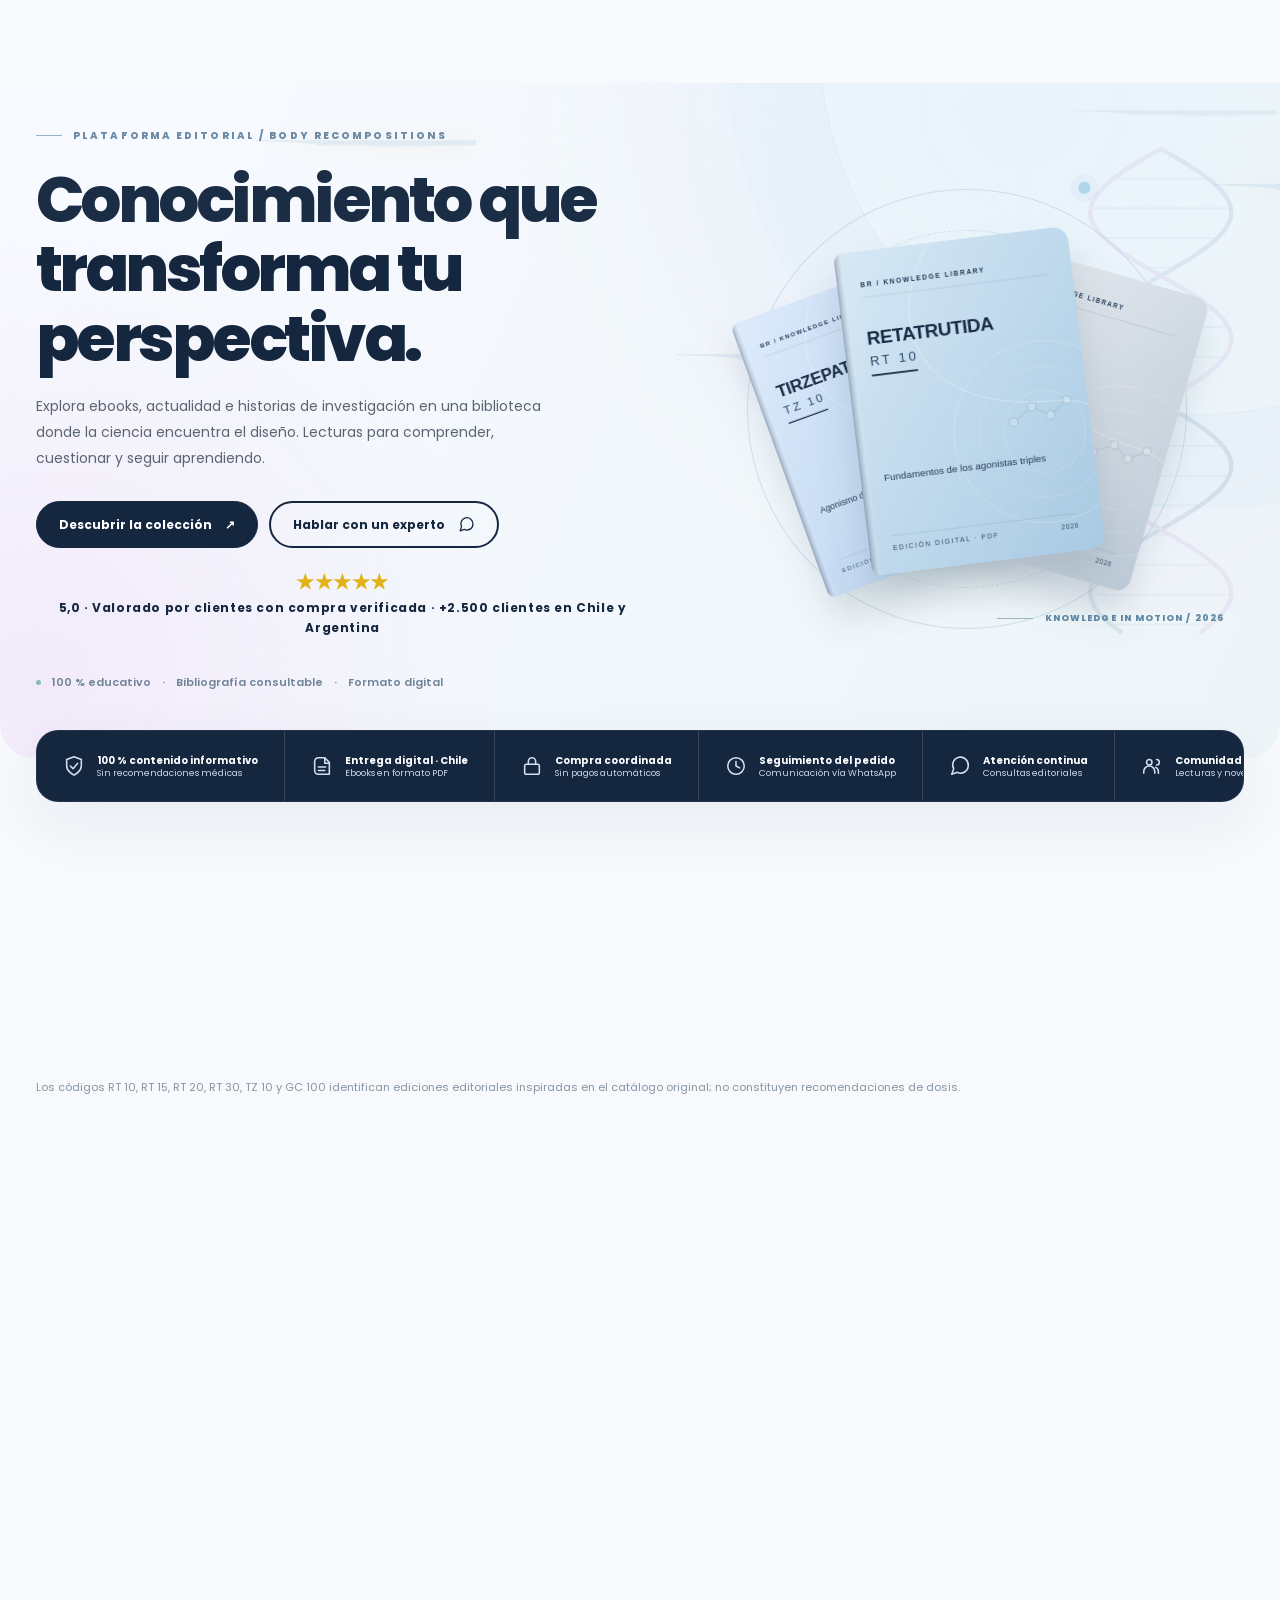
<file: index.html>
<!doctype html><html lang="es-CL"><head><meta charset="utf-8"><meta name="viewport" content="width=device-width, initial-scale=1"><meta name="color-scheme" content="light"><meta name="theme-color" content="#15263F"><meta name="description" content="Biblioteca educativa sobre péptidos, noticias y conocimiento científico. Inicio Nexus Knowledge."><meta name="robots" content="index,follow"><meta property="og:type" content="website"><meta property="og:site_name" content="Body Recompositions"><meta property="og:title" content="Inicio | Body Recompositions"><meta property="og:description" content="Biblioteca educativa sobre péptidos, noticias y conocimiento científico. Inicio Nexus Knowledge."><link rel="icon" href="assets/img/favicon.svg" type="image/svg+xml"><link rel="preconnect" href="https://fonts.googleapis.com"><link rel="preconnect" href="https://fonts.gstatic.com" crossorigin><link rel="stylesheet" href="assets/css/styles.css"><title>Inicio | Body Recompositions · Nexus Knowledge</title><script defer src="assets/js/data.js"></script><script defer src="assets/js/app.js"></script></head><body data-page="inicio"><a class="sr-only" href="#main">Saltar al contenido</a><div id="site-header"></div><main id="main">
<section class="hero"><div class="hero-dna-bg"><img class="dna-gold" src="assets/img/dna-helix.svg" alt="" aria-hidden="true"><img class="dna-gold" src="assets/img/dna-helix.svg" alt="" aria-hidden="true"><img class="dna-gold" src="assets/img/dna-helix.svg" alt="" aria-hidden="true"><img class="dna-gold" src="assets/img/dna-helix.svg" alt="" aria-hidden="true"><img class="dna-gold" src="assets/img/dna-helix.svg" alt="" aria-hidden="true"></div><div class="wrap hero-grid"><div><div class="eyebrow">PLATAFORMA EDITORIAL / BODY RECOMPOSITIONS</div><h1>Conocimiento que <span>transforma tu perspectiva.</span></h1><p>Explora ebooks, actualidad e historias de investigación en una biblioteca donde la ciencia encuentra el diseño. Lecturas para comprender, cuestionar y seguir aprendiendo.</p><div class="buttons"><a class="btn btn-primary" href="ebooks.html">Descubrir la colección <span aria-hidden="true">↗</span></a><a class="btn btn-experto" href="https://wa.me/56986743340?text=Hola%2C%20quisiera%20hablar%20con%20un%20experto%20de%20Body%20Recompositions" target="_blank" rel="noopener noreferrer">Hablar con un experto <svg viewBox="0 0 24 24" aria-hidden="true" fill="none" stroke="currentColor" stroke-width="1.8" stroke-linecap="round" stroke-linejoin="round"><path d="M21 11.5a8.3 8.3 0 0 1-12 7.4L3 21l2.1-6A8.5 8.5 0 1 1 21 11.5Z"/></svg></a></div><div class="hero-rating"><div class="stars">★★★★★</div><div class="rating-text">5,0 · Valorado por clientes con compra verificada · +2.500 clientes en Chile y Argentina</div></div><div class="micro-list"><i></i> 100 % educativo <span>·</span> Bibliografía consultable <span>·</span> Formato digital</div></div><div class="hero-visual" aria-label="Portadas digitales de ebooks sobre péptidos"><img class="hero-dna-chain hero-dna-chain--a" src="assets/img/dna-helix.svg" alt="" aria-hidden="true"><img class="hero-dna-chain hero-dna-chain--b" src="assets/img/dna-helix.svg" alt="" aria-hidden="true"><div class="science-orbit"></div><img class="hero-dna" src="assets/img/dna.svg" alt="" aria-hidden="true"><div class="hero-book-stack"><div class="hero-book"><img src="assets/img/cover-rt10.svg" alt="Portada del ebook Retatrutida"></div><div class="hero-book"><img src="assets/img/cover-gc100.svg" alt="Portada de GHK-Cu"></div><div class="hero-book"><img src="assets/img/cover-tz10.svg" alt="Portada del ebook Tirzepatida"></div></div><div class="hero-caption">KNOWLEDGE IN MOTION / 2026</div></div></div></section>
<div class="wrap trust-shell"><div class="trust-viewport"><div class="trust-track"><div class="trust-group"><div class="trust-item"><svg viewBox="0 0 24 24" aria-hidden="true"><path d="M12 22s8-4 8-10V5l-8-3-8 3v7c0 6 8 10 8 10Z"/><path d="m8 12 3 3 5-6"/></svg><strong>100 % contenido informativo</strong><small>Sin recomendaciones médicas</small></div><div class="trust-item"><svg viewBox="0 0 24 24" aria-hidden="true"><path d="M8 3h7l5 5v13H8a4 4 0 0 1-4-4V7a4 4 0 0 1 4-4Z"/><path d="M15 3v6h5M8 13h8M8 17h7"/></svg><strong>Entrega digital · Chile</strong><small>Ebooks en formato PDF</small></div><div class="trust-item"><svg viewBox="0 0 24 24" aria-hidden="true"><rect x="4" y="10" width="16" height="11" rx="2"/><path d="M8 10V7a4 4 0 0 1 8 0v3"/></svg><strong>Compra coordinada</strong><small>Sin pagos automáticos</small></div><div class="trust-item"><svg viewBox="0 0 24 24" aria-hidden="true"><circle cx="12" cy="12" r="9"/><path d="M12 7v5l4 2"/></svg><strong>Seguimiento del pedido</strong><small>Comunicación vía WhatsApp</small></div><div class="trust-item"><svg viewBox="0 0 24 24" aria-hidden="true"><path d="M21 11.5a8.3 8.3 0 0 1-12 7.4L3 21l2.1-6A8.5 8.5 0 1 1 21 11.5Z"/></svg><strong>Atención continua</strong><small>Consultas editoriales</small></div><div class="trust-item"><svg viewBox="0 0 24 24" aria-hidden="true"><circle cx="9" cy="8" r="3"/><path d="M3 20v-2a6 6 0 0 1 12 0v2M17 5a3 3 0 0 1 0 6m2 9v-2a5 5 0 0 0-3-4.5"/></svg><strong>Comunidad digital</strong><small>Lecturas y novedades</small></div></div><div class="trust-group" aria-hidden="true"><div class="trust-item"><svg viewBox="0 0 24 24" aria-hidden="true"><path d="M12 22s8-4 8-10V5l-8-3-8 3v7c0 6 8 10 8 10Z"/><path d="m8 12 3 3 5-6"/></svg><strong>100 % contenido informativo</strong><small>Sin recomendaciones médicas</small></div><div class="trust-item"><svg viewBox="0 0 24 24" aria-hidden="true"><path d="M8 3h7l5 5v13H8a4 4 0 0 1-4-4V7a4 4 0 0 1 4-4Z"/><path d="M15 3v6h5M8 13h8M8 17h7"/></svg><strong>Entrega digital · Chile</strong><small>Ebooks en formato PDF</small></div><div class="trust-item"><svg viewBox="0 0 24 24" aria-hidden="true"><rect x="4" y="10" width="16" height="11" rx="2"/><path d="M8 10V7a4 4 0 0 1 8 0v3"/></svg><strong>Compra coordinada</strong><small>Sin pagos automáticos</small></div><div class="trust-item"><svg viewBox="0 0 24 24" aria-hidden="true"><circle cx="12" cy="12" r="9"/><path d="M12 7v5l4 2"/></svg><strong>Seguimiento del pedido</strong><small>Comunicación vía WhatsApp</small></div><div class="trust-item"><svg viewBox="0 0 24 24" aria-hidden="true"><path d="M21 11.5a8.3 8.3 0 0 1-12 7.4L3 21l2.1-6A8.5 8.5 0 1 1 21 11.5Z"/></svg><strong>Atención continua</strong><small>Consultas editoriales</small></div><div class="trust-item"><svg viewBox="0 0 24 24" aria-hidden="true"><circle cx="9" cy="8" r="3"/><path d="M3 20v-2a6 6 0 0 1 12 0v2M17 5a3 3 0 0 1 0 6m2 9v-2a5 5 0 0 0-3-4.5"/></svg><strong>Comunidad digital</strong><small>Lecturas y novedades</small></div></div></div></div></div>
<section class="section wrap" aria-labelledby="featured-title"><div class="section-heading reveal"><div><div class="eyebrow">COLECCIÓN / BIBLIOTECA DIGITAL</div><h2 id="featured-title">Lecturas que abren<br>nuevas preguntas.</h2></div><div><p>Guías de divulgación científica en PDF. Temarios claros, referencias y una mirada objetiva de la evidencia.</p><a class="text-link" href="ebooks.html">Explorar las 6 ediciones <span aria-hidden="true">↗</span></a></div></div><div class="library-grid" id="featured-grid" aria-live="polite"></div><p class="collection-note">Los códigos RT 10, RT 15, RT 20, RT 30, TZ 10 y GC 100 identifican ediciones editoriales inspiradas en el catálogo original; no constituyen recomendaciones de dosis.</p></section>
<section class="wrap reveal"><div class="feature-panel feature-panel--dark"><div class="eyebrow">BR / CENTRO DE CONOCIMIENTO</div><h2>Mucho más que una tienda de ebooks.</h2><p>Una plataforma editorial para explorar la historia de los péptidos, entender el desarrollo de nuevas moléculas y leer investigaciones contemporáneas con perspectiva crítica.</p><div class="feature-cards"><a href="informacion.html#historia" class="feature-card"><small>01 / HISTORIA</small><h3>Orígenes y descubrimientos</h3><p>Los hitos que construyeron el campo científico actual.</p></a><a href="informacion.html#investigacion" class="feature-card"><small>02 / INVESTIGACIÓN</small><h3>Cómo avanza la evidencia</h3><p>De la hipótesis a los ensayos clínicos y revisión regulatoria.</p></a><a href="informacion.html#actualidad" class="feature-card"><small>03 / ACTUALIDAD</small><h3>Noticias y publicaciones</h3><p>Fuentes primarias, fechas y un enfoque prudente.</p></a></div></div></section>
<section class="wrap magazine" aria-labelledby="mag-title"><div class="section-heading reveal"><div><div class="eyebrow">MAGAZINE / CONOCIMIENTO ACTUAL</div><h2 id="mag-title">Explora la actualidad.<br>Entiende el contexto.</h2></div><a class="btn" href="informacion.html">Ver centro informativo <span aria-hidden="true">↗</span></a></div><div class="mag-grid"><a class="mag-card tone-lilac reveal" href="informacion.html#fundamentos"><span class="eyeline">01 / FUNDAMENTOS</span><div><h3>¿Qué son realmente los péptidos?</h3><p>Las bases para conversar sobre ciencia con criterio.</p></div><span class="arrow" aria-hidden="true">↗</span></a><a class="mag-card tone-blue reveal" href="informacion.html#historia"><span class="eyeline">02 / HISTORIA</span><div><h3>Una historia de investigación.</h3><p>De la biología molecular a nuevos enfoques de estudio.</p></div><span class="arrow" aria-hidden="true">↗</span></a><a class="mag-card tone-mint reveal" href="informacion.html#investigacion"><span class="eyeline">03 / EVIDENCIA</span><div><h3>Cómo leer un ensayo clínico.</h3><p>Resultados, métodos, comparadores y limitaciones.</p></div><span class="arrow" aria-hidden="true">↗</span></a></div></section>
<section class="wrap reveal"><div class="dark-banner"><div><div class="eyebrow light">BR / COMMUNITY</div><h2>La próxima conversación empieza aquí.</h2><p>Lecturas, novedades y recursos para una comunidad que valora las preguntas tanto como las respuestas.</p></div><a class="btn" href="comunidad.html">Conoce la comunidad <span aria-hidden="true">↗</span></a></div></section>
</main><div id="site-footer"></div></body></html>
</file>
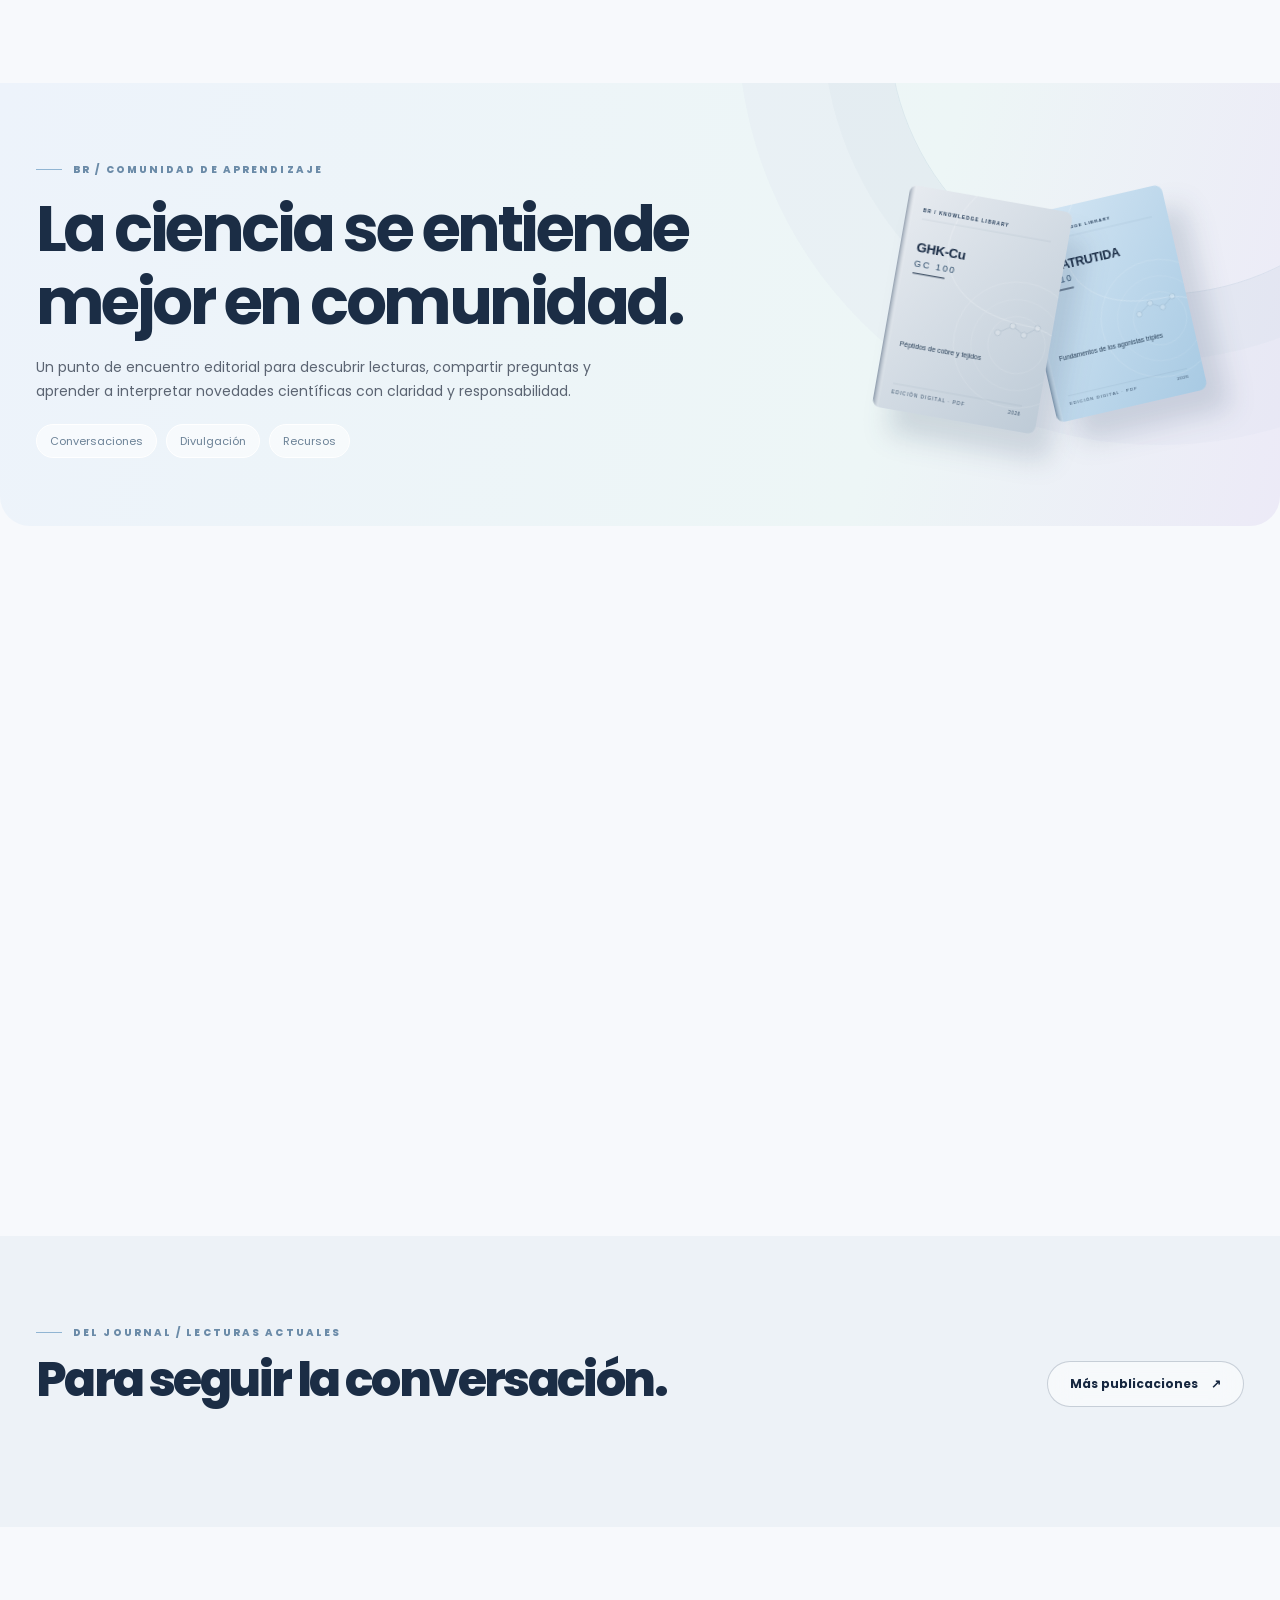
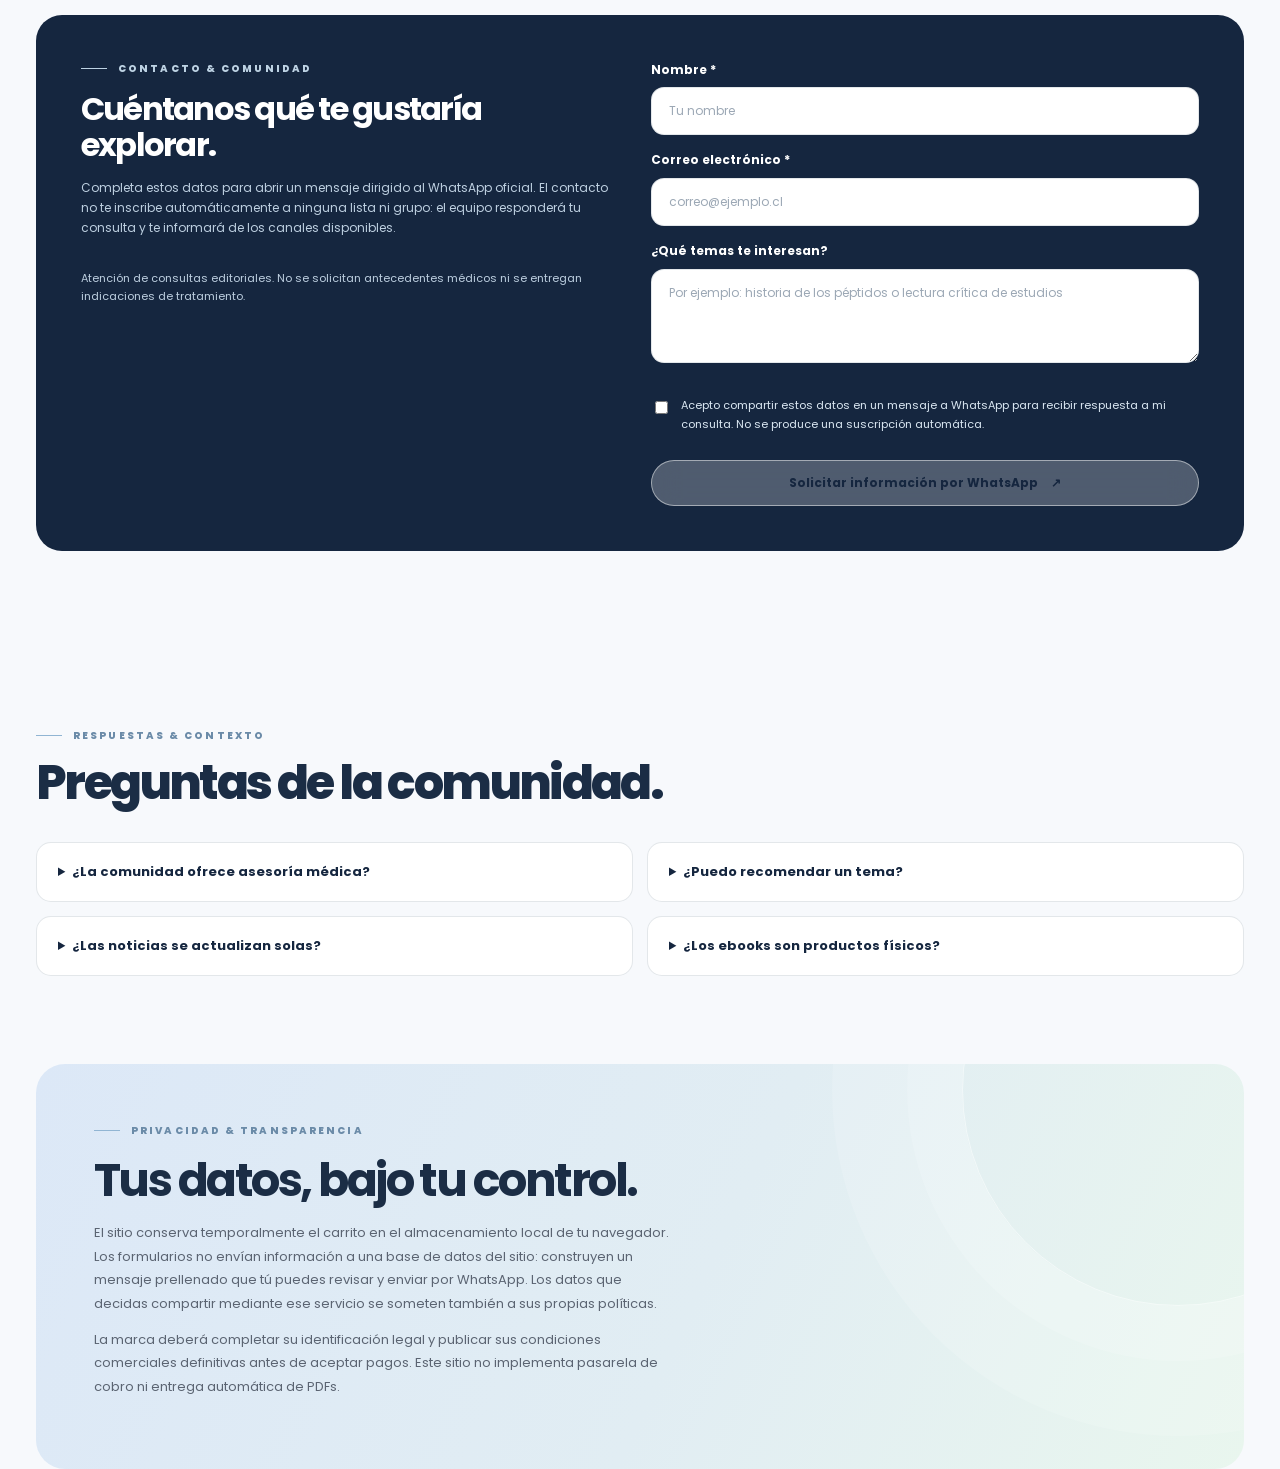
<file: comunidad.html>
<!doctype html><html lang="es-CL"><head><meta charset="utf-8"><meta name="viewport" content="width=device-width, initial-scale=1"><meta name="color-scheme" content="light"><meta name="theme-color" content="#15263F"><meta name="description" content="Comunidad de aprendizaje, lecturas científicas y consultas editoriales de Body Recompositions."><meta name="robots" content="index,follow"><meta property="og:type" content="website"><meta property="og:site_name" content="Body Recompositions"><meta property="og:title" content="Comunidad | Body Recompositions"><meta property="og:description" content="Comunidad de aprendizaje, lecturas científicas y consultas editoriales de Body Recompositions."><link rel="icon" href="assets/img/favicon.svg" type="image/svg+xml"><link rel="preconnect" href="https://fonts.googleapis.com"><link rel="preconnect" href="https://fonts.gstatic.com" crossorigin><link rel="stylesheet" href="assets/css/styles.css"><title>Comunidad | Body Recompositions · Nexus Knowledge</title><script defer src="assets/js/data.js"></script><script defer src="assets/js/app.js"></script></head><body data-page="comunidad"><a class="sr-only" href="#main">Saltar al contenido</a><div id="site-header"></div><main id="main"><section class="page-hero"><div class="wrap page-hero-grid"><div><div class="eyebrow">BR / COMUNIDAD DE APRENDIZAJE</div><h1>La ciencia se entiende<br>mejor en comunidad.</h1><p>Un punto de encuentro editorial para descubrir lecturas, compartir preguntas y aprender a interpretar novedades científicas con claridad y responsabilidad.</p><div class="kicker"><span>Conversaciones</span><span>Divulgación</span><span>Recursos</span></div></div><div class="page-hero-visual"><img src="assets/img/cover-gc100.svg" alt="Portada de investigación GHK-Cu"><img class="book-echo" src="assets/img/cover-rt10.svg" alt="Portada Retatrutida fundamentos"></div></div></section>
<section class="section wrap"><div class="community-lead"><div class="reveal"><div class="eyebrow">CONOCER · PREGUNTAR · COMPARTIR</div><h2>Ideas que conectan a personas curiosas.</h2><p>Queremos reunir lecturas y novedades científicas accesibles. Nuestro enfoque es compartir fuentes, fomentar preguntas informadas y evitar simplificaciones sobre salud.</p><a href="#contacto-comunidad" class="btn btn-primary">Solicitar información de la comunidad <span aria-hidden="true">↗</span></a></div><div class="community-illustration reveal" aria-hidden="true"><div class="circle"><span>BR.</span></div></div></div><div class="community-benefits"><article class="reveal"><div class="eyebrow">01 / ACTUALIDAD</div><h3>Noticias con contexto.</h3><p>Investigaciones seleccionadas con fechas y enlaces a sus publicaciones originales.</p></article><article class="reveal"><div class="eyebrow">02 / LECTURA</div><h3>Curaduría educativa.</h3><p>Ideas para identificar evidencia, mecanismos y preguntas pendientes.</p></article><article class="reveal"><div class="eyebrow">03 / DIÁLOGO</div><h3>Consultas por WhatsApp.</h3><p>Un canal para resolver dudas sobre las guías y sus contenidos, no para recomendaciones médicas.</p></article></div></section>
<section class="section" style="background:#edf2f7"><div class="wrap"><div class="section-heading"><div><div class="eyebrow">DEL JOURNAL / LECTURAS ACTUALES</div><h2>Para seguir la conversación.</h2></div><a href="informacion.html#actualidad" class="btn">Más publicaciones <span aria-hidden="true">↗</span></a></div><div id="community-news" class="news-grid"></div></div></section>
<section id="contacto-comunidad" class="section wrap"><div class="community-form"><div><div class="eyebrow light">CONTACTO &amp; COMUNIDAD</div><h2>Cuéntanos qué te gustaría explorar.</h2><p>Completa estos datos para abrir un mensaje dirigido al WhatsApp oficial. El contacto no te inscribe automáticamente a ninguna lista ni grupo: el equipo responderá tu consulta y te informará de los canales disponibles.</p><p style="margin-top:30px;font-size:11px">Atención de consultas editoriales. No se solicitan antecedentes médicos ni se entregan indicaciones de tratamiento.</p></div><form id="community-contact-form"><label for="community-name">Nombre *</label><input id="community-name" name="name" class="field" autocomplete="name" required minlength="2" maxlength="90" placeholder="Tu nombre"><label for="community-email">Correo electrónico *</label><input type="email" id="community-email" name="email" class="field" autocomplete="email" maxlength="160" required placeholder="correo@ejemplo.cl"><label for="community-topic">¿Qué temas te interesan?</label><textarea id="community-topic" name="topic" class="field" maxlength="400" rows="3" placeholder="Por ejemplo: historia de los péptidos o lectura crítica de estudios"></textarea><div class="check-line"><input id="community-privacy" type="checkbox" required><label for="community-privacy">Acepto compartir estos datos en un mensaje a WhatsApp para recibir respuesta a mi consulta. No se produce una suscripción automática.</label></div><button type="submit" class="btn btn-soft btn-block">Solicitar información por WhatsApp <span aria-hidden="true">↗</span></button><a id="community-fallback" class="text-link" style="display:none;color:white;margin-top:12px" target="_blank" rel="noopener noreferrer">Abrir WhatsApp manualmente ↗</a></form></div></section>
<section id="faq" class="section wrap"><div class="section-heading"><div><div class="eyebrow">RESPUESTAS &amp; CONTEXTO</div><h2>Preguntas de la comunidad.</h2></div></div><div class="faq-grid"><details><summary>¿La comunidad ofrece asesoría médica?</summary><p>No. El espacio es de divulgación y orientación sobre las publicaciones editoriales, no de diagnóstico, prescripción ni tratamiento.</p></details><details><summary>¿Puedo recomendar un tema?</summary><p>Sí. Puedes sugerir temas científicos por WhatsApp y el equipo evaluará su pertinencia editorial.</p></details><details><summary>¿Las noticias se actualizan solas?</summary><p>No. Esta versión contiene una selección editorial fechada. Las nuevas publicaciones se incorporan manualmente después de comprobar las fuentes.</p></details><details><summary>¿Los ebooks son productos físicos?</summary><p>No. Son archivos digitales y no incluyen viales, compuestos ni servicios de salud.</p></details></div></section>
<section id="privacidad" class="wrap"><div class="feature-panel"><div class="eyebrow">PRIVACIDAD &amp; TRANSPARENCIA</div><h2>Tus datos, bajo tu control.</h2><p>El sitio conserva temporalmente el carrito en el almacenamiento local de tu navegador. Los formularios no envían información a una base de datos del sitio: construyen un mensaje prellenado que tú puedes revisar y enviar por WhatsApp. Los datos que decidas compartir mediante ese servicio se someten también a sus propias políticas.</p><p>La marca deberá completar su identificación legal y publicar sus condiciones comerciales definitivas antes de aceptar pagos. Este sitio no implementa pasarela de cobro ni entrega automática de PDFs.</p></div></section></main><div id="site-footer"></div></body></html>
</file>
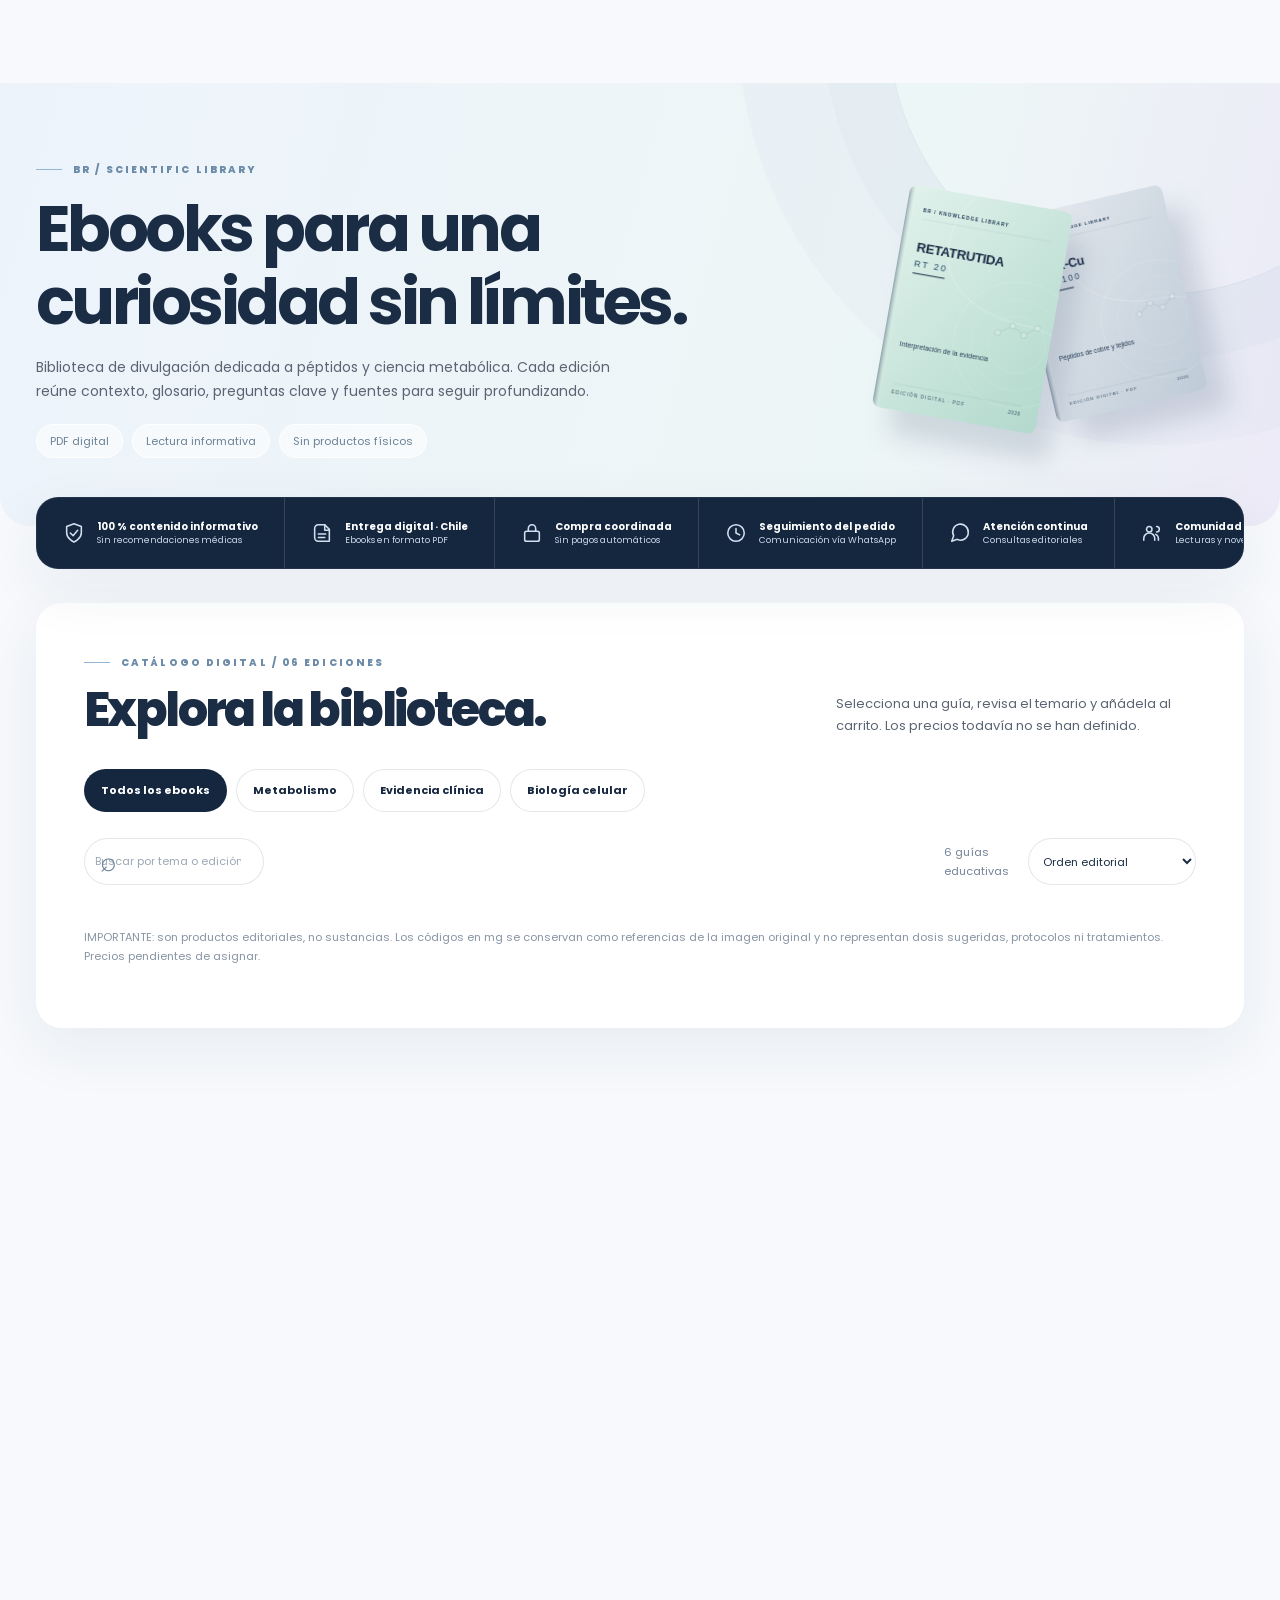
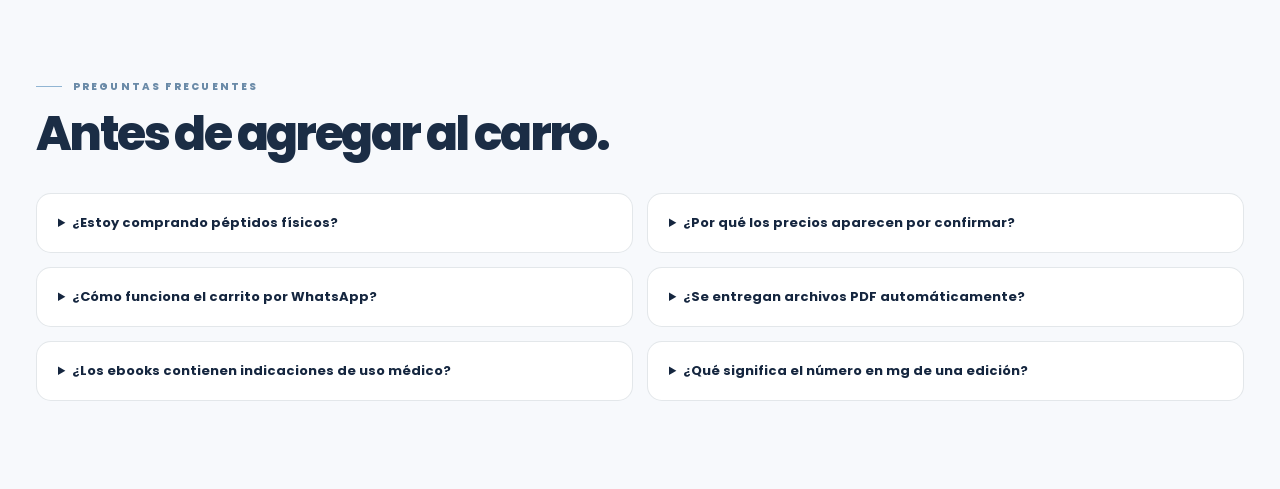
<file: ebooks.html>
<!doctype html><html lang="es-CL"><head><meta charset="utf-8"><meta name="viewport" content="width=device-width, initial-scale=1"><meta name="color-scheme" content="light"><meta name="theme-color" content="#15263F"><meta name="description" content="Explora seis ediciones educativas sobre retatrutida, tirzepatida y GHK-Cu. Biblioteca digital y carrito de consulta por WhatsApp."><meta name="robots" content="index,follow"><meta property="og:type" content="website"><meta property="og:site_name" content="Body Recompositions"><meta property="og:title" content="Ebooks | Body Recompositions"><meta property="og:description" content="Explora seis ediciones educativas sobre retatrutida, tirzepatida y GHK-Cu. Biblioteca digital y carrito de consulta por WhatsApp."><link rel="icon" href="assets/img/favicon.svg" type="image/svg+xml"><link rel="preconnect" href="https://fonts.googleapis.com"><link rel="preconnect" href="https://fonts.gstatic.com" crossorigin><link rel="stylesheet" href="assets/css/styles.css"><title>Ebooks | Body Recompositions · Nexus Knowledge</title><script defer src="assets/js/data.js"></script><script defer src="assets/js/app.js"></script></head><body data-page="ebooks"><a class="sr-only" href="#main">Saltar al contenido</a><div id="site-header"></div><main id="main"><section class="page-hero"><div class="wrap page-hero-grid"><div><div class="eyebrow">BR / SCIENTIFIC LIBRARY</div><h1>Ebooks para una<br>curiosidad sin límites.</h1><p>Biblioteca de divulgación dedicada a péptidos y ciencia metabólica. Cada edición reúne contexto, glosario, preguntas clave y fuentes para seguir profundizando.</p><div class="kicker"><span>PDF digital</span><span>Lectura informativa</span><span>Sin productos físicos</span></div></div><div class="page-hero-visual"><img src="assets/img/cover-rt20.svg" alt="Portada Retatrutida evidencia clínica"><img class="book-echo" src="assets/img/cover-gc100.svg" alt="Portada GHK-Cu"></div></div></section>
<div class="wrap trust-shell"><div class="trust-viewport"><div class="trust-track"><div class="trust-group"><div class="trust-item"><svg viewBox="0 0 24 24" aria-hidden="true"><path d="M12 22s8-4 8-10V5l-8-3-8 3v7c0 6 8 10 8 10Z"/><path d="m8 12 3 3 5-6"/></svg><strong>100 % contenido informativo</strong><small>Sin recomendaciones médicas</small></div><div class="trust-item"><svg viewBox="0 0 24 24" aria-hidden="true"><path d="M8 3h7l5 5v13H8a4 4 0 0 1-4-4V7a4 4 0 0 1 4-4Z"/><path d="M15 3v6h5M8 13h8M8 17h7"/></svg><strong>Entrega digital · Chile</strong><small>Ebooks en formato PDF</small></div><div class="trust-item"><svg viewBox="0 0 24 24" aria-hidden="true"><rect x="4" y="10" width="16" height="11" rx="2"/><path d="M8 10V7a4 4 0 0 1 8 0v3"/></svg><strong>Compra coordinada</strong><small>Sin pagos automáticos</small></div><div class="trust-item"><svg viewBox="0 0 24 24" aria-hidden="true"><circle cx="12" cy="12" r="9"/><path d="M12 7v5l4 2"/></svg><strong>Seguimiento del pedido</strong><small>Comunicación vía WhatsApp</small></div><div class="trust-item"><svg viewBox="0 0 24 24" aria-hidden="true"><path d="M21 11.5a8.3 8.3 0 0 1-12 7.4L3 21l2.1-6A8.5 8.5 0 1 1 21 11.5Z"/></svg><strong>Atención continua</strong><small>Consultas editoriales</small></div><div class="trust-item"><svg viewBox="0 0 24 24" aria-hidden="true"><circle cx="9" cy="8" r="3"/><path d="M3 20v-2a6 6 0 0 1 12 0v2M17 5a3 3 0 0 1 0 6m2 9v-2a5 5 0 0 0-3-4.5"/></svg><strong>Comunidad digital</strong><small>Lecturas y novedades</small></div></div><div class="trust-group" aria-hidden="true"><div class="trust-item"><svg viewBox="0 0 24 24" aria-hidden="true"><path d="M12 22s8-4 8-10V5l-8-3-8 3v7c0 6 8 10 8 10Z"/><path d="m8 12 3 3 5-6"/></svg><strong>100 % contenido informativo</strong><small>Sin recomendaciones médicas</small></div><div class="trust-item"><svg viewBox="0 0 24 24" aria-hidden="true"><path d="M8 3h7l5 5v13H8a4 4 0 0 1-4-4V7a4 4 0 0 1 4-4Z"/><path d="M15 3v6h5M8 13h8M8 17h7"/></svg><strong>Entrega digital · Chile</strong><small>Ebooks en formato PDF</small></div><div class="trust-item"><svg viewBox="0 0 24 24" aria-hidden="true"><rect x="4" y="10" width="16" height="11" rx="2"/><path d="M8 10V7a4 4 0 0 1 8 0v3"/></svg><strong>Compra coordinada</strong><small>Sin pagos automáticos</small></div><div class="trust-item"><svg viewBox="0 0 24 24" aria-hidden="true"><circle cx="12" cy="12" r="9"/><path d="M12 7v5l4 2"/></svg><strong>Seguimiento del pedido</strong><small>Comunicación vía WhatsApp</small></div><div class="trust-item"><svg viewBox="0 0 24 24" aria-hidden="true"><path d="M21 11.5a8.3 8.3 0 0 1-12 7.4L3 21l2.1-6A8.5 8.5 0 1 1 21 11.5Z"/></svg><strong>Atención continua</strong><small>Consultas editoriales</small></div><div class="trust-item"><svg viewBox="0 0 24 24" aria-hidden="true"><circle cx="9" cy="8" r="3"/><path d="M3 20v-2a6 6 0 0 1 12 0v2M17 5a3 3 0 0 1 0 6m2 9v-2a5 5 0 0 0-3-4.5"/></svg><strong>Comunidad digital</strong><small>Lecturas y novedades</small></div></div></div></div></div><section class="section wrap catalog-panel" aria-labelledby="catalog-title"><div class="section-heading"><div><div class="eyebrow">CATÁLOGO DIGITAL / 06 EDICIONES</div><h2 id="catalog-title">Explora la biblioteca.</h2></div><p>Selecciona una guía, revisa el temario y añádela al carrito. Los precios todavía no se han definido.</p></div><div class="chips" role="group" aria-label="Filtrar ebooks por tema"><button class="chip active" data-filter="todos" aria-pressed="true">Todos los ebooks</button><button class="chip" data-filter="metabolismo" aria-pressed="false">Metabolismo</button><button class="chip" data-filter="evidencia" aria-pressed="false">Evidencia clínica</button><button class="chip" data-filter="celular" aria-pressed="false">Biología celular</button></div><div class="catalog-tools"><div class="search-box"><label for="catalogue-search" class="sr-only">Buscar guías</label><input id="catalogue-search" type="search" class="field" placeholder="Buscar por tema o edición..."></div><div style="display:flex;align-items:center;gap:12px"><span id="results-count" class="fine" aria-live="polite">6 guías educativas</span><label for="catalogue-sort" class="sr-only">Ordenar ebooks</label><select id="catalogue-sort" class="select"><option value="featured">Orden editorial</option><option value="az">Título A–Z</option><option value="za">Título Z–A</option></select></div></div><div class="library-grid" id="catalogue-grid" aria-live="polite"></div><p class="collection-note">IMPORTANTE: son productos editoriales, no sustancias. Los códigos en mg se conservan como referencias de la imagen original y no representan dosis sugeridas, protocolos ni tratamientos. Precios pendientes de asignar.</p></section>
<section class="wrap reveal" id="catalogue-section"><div class="catalog-filters"><span class="results-count" id="results-count"></span><div class="filter-group" role="group" aria-label="Filtrar por categoría"><button type="button" data-filter="todos" class="active" aria-pressed="true">Todos</button></div><div class="search-sort"><input type="search" id="catalogue-search" placeholder="Buscar producto..." aria-label="Buscar productos"><select id="catalogue-sort"><option value="featured">Destacados</option><option value="az">A-Z</option><option value="za">Z-A</option></select></div></div><div class="library-grid" id="catalogue-grid" aria-live="polite"></div></section><section class="wrap reveal"><div class="feature-panel"><div class="eyebrow">EL PROCESO / SENCILLO Y TRANSPARENTE</div><h2>De la curiosidad a tu biblioteca.</h2><p>Una experiencia de compra asistida por WhatsApp. No requiere registro de cuenta ni pago directo en la página.</p><div class="feature-cards"><div class="feature-card"><small>01 / EXPLORA</small><h3>Selecciona tus ebooks</h3><p>Revisa temarios y añade las guías que te interesan.</p></div><div class="feature-card"><small>02 / CONSULTA</small><h3>Envía el carrito</h3><p>WhatsApp recibe el resumen prellenado y tus datos de contacto.</p></div><div class="feature-card"><small>03 / RECIBE</small><h3>Coordina la entrega</h3><p>Confirma disponibilidad, precio, pago y entrega del archivo digital.</p></div></div></div></section>
<section class="section wrap" id="faq"><div class="section-heading"><div><div class="eyebrow">PREGUNTAS FRECUENTES</div><h2>Antes de agregar al carro.</h2></div></div><div class="faq-grid"><details><summary>¿Estoy comprando péptidos físicos?</summary><p>No. Este sitio presenta únicamente guías educativas en PDF. No se comercializan viales, sustancias, productos inyectables ni tratamientos.</p></details><details><summary>¿Por qué los precios aparecen por confirmar?</summary><p>Los valores suministrados originalmente eran de viales. No se ha establecido el precio de las guías digitales. El administrador puede configurar los precios reales de cada ebook en assets/js/data.js.</p></details><details><summary>¿Cómo funciona el carrito por WhatsApp?</summary><p>El carrito prepara una solicitud con títulos, cantidades y datos que el usuario acepta compartir. Tú revisas el mensaje en WhatsApp y decides enviarlo. No se procesa ningún pago automático.</p></details><details><summary>¿Se entregan archivos PDF automáticamente?</summary><p>No en esta versión. La disponibilidad, entrega del archivo y el pago se coordinan por WhatsApp. Para automatizar descargas se requeriría un sistema de pagos y entrega digital.</p></details><details><summary>¿Los ebooks contienen indicaciones de uso médico?</summary><p>No. Son contenidos de divulgación y lectura crítica. No incluyen recomendaciones de automedicación, reconstitución, administración ni dosificación.</p></details><details><summary>¿Qué significa el número en mg de una edición?</summary><p>Es la referencia al catálogo visual original, utilizada solamente como código editorial. No sugiere una pauta de uso ni cantidad recomendada.</p></details></div></section></main><div id="site-footer"></div></body></html>
</file>
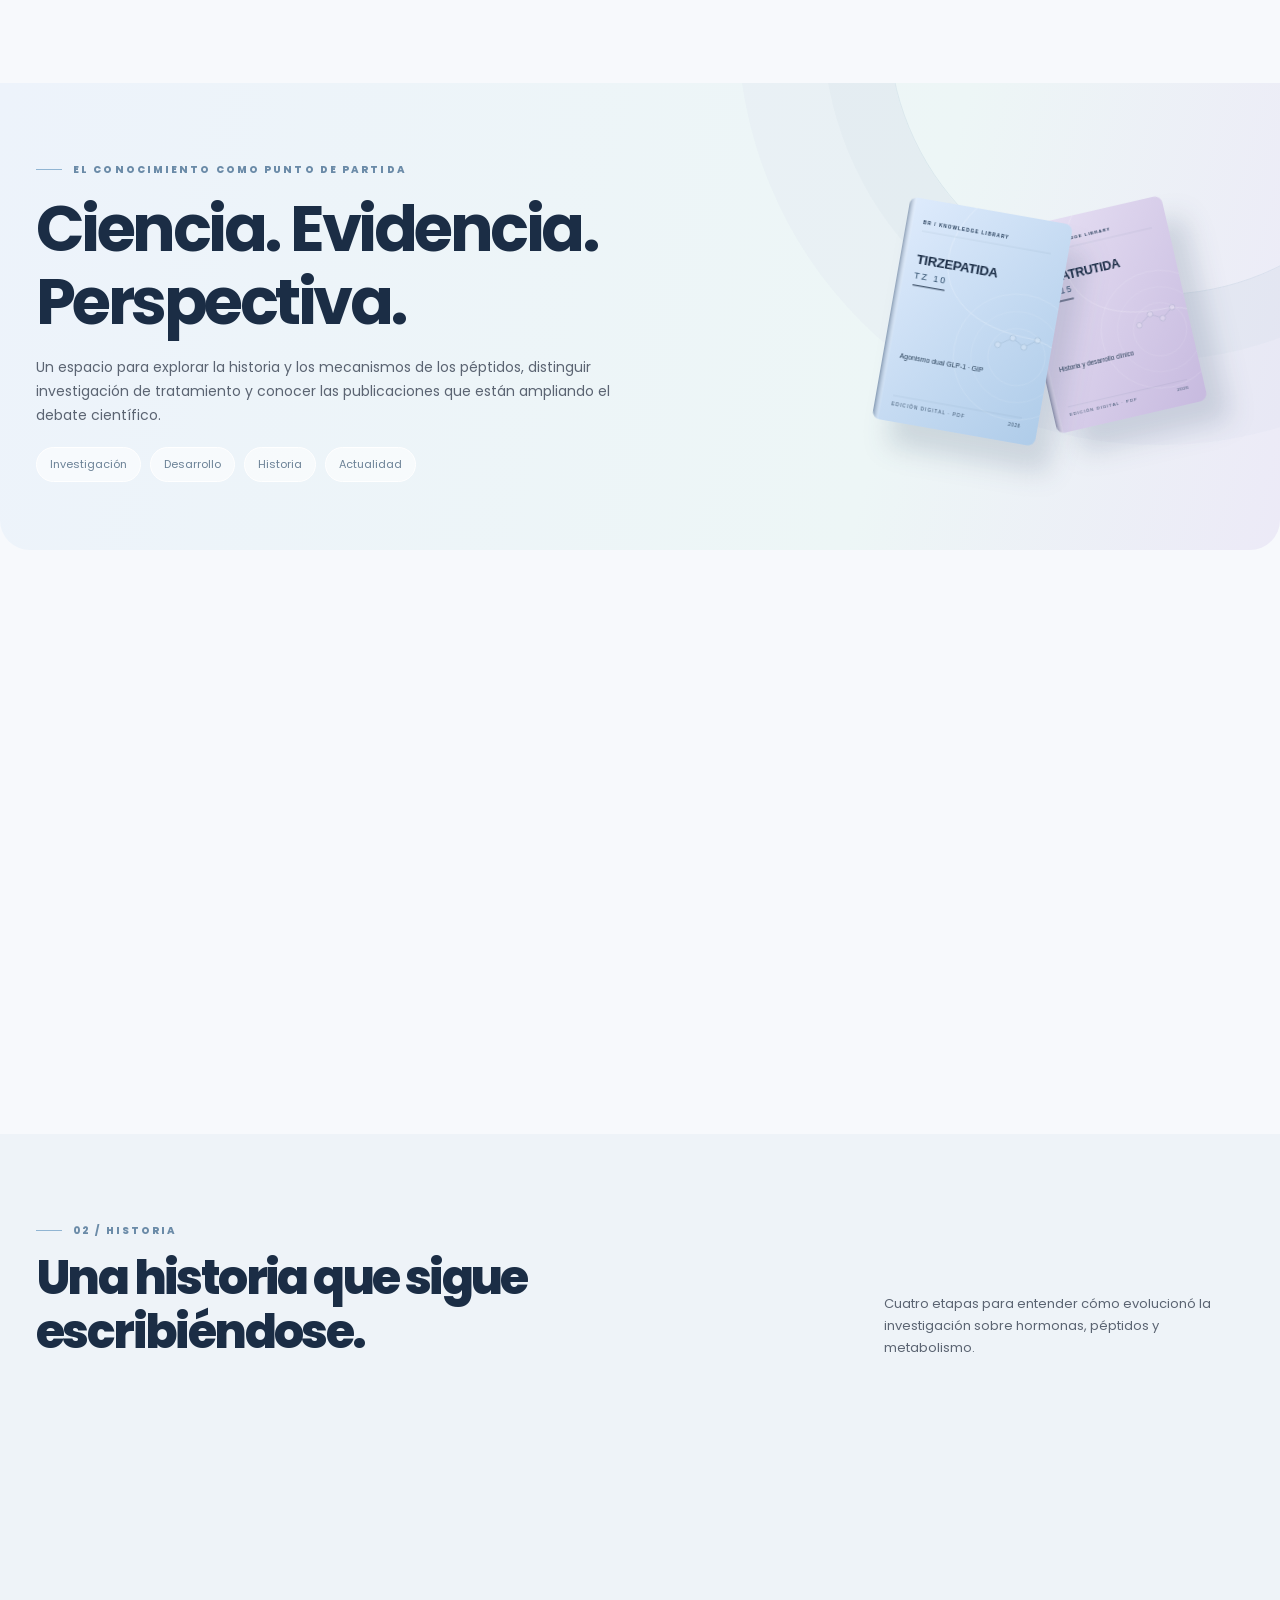
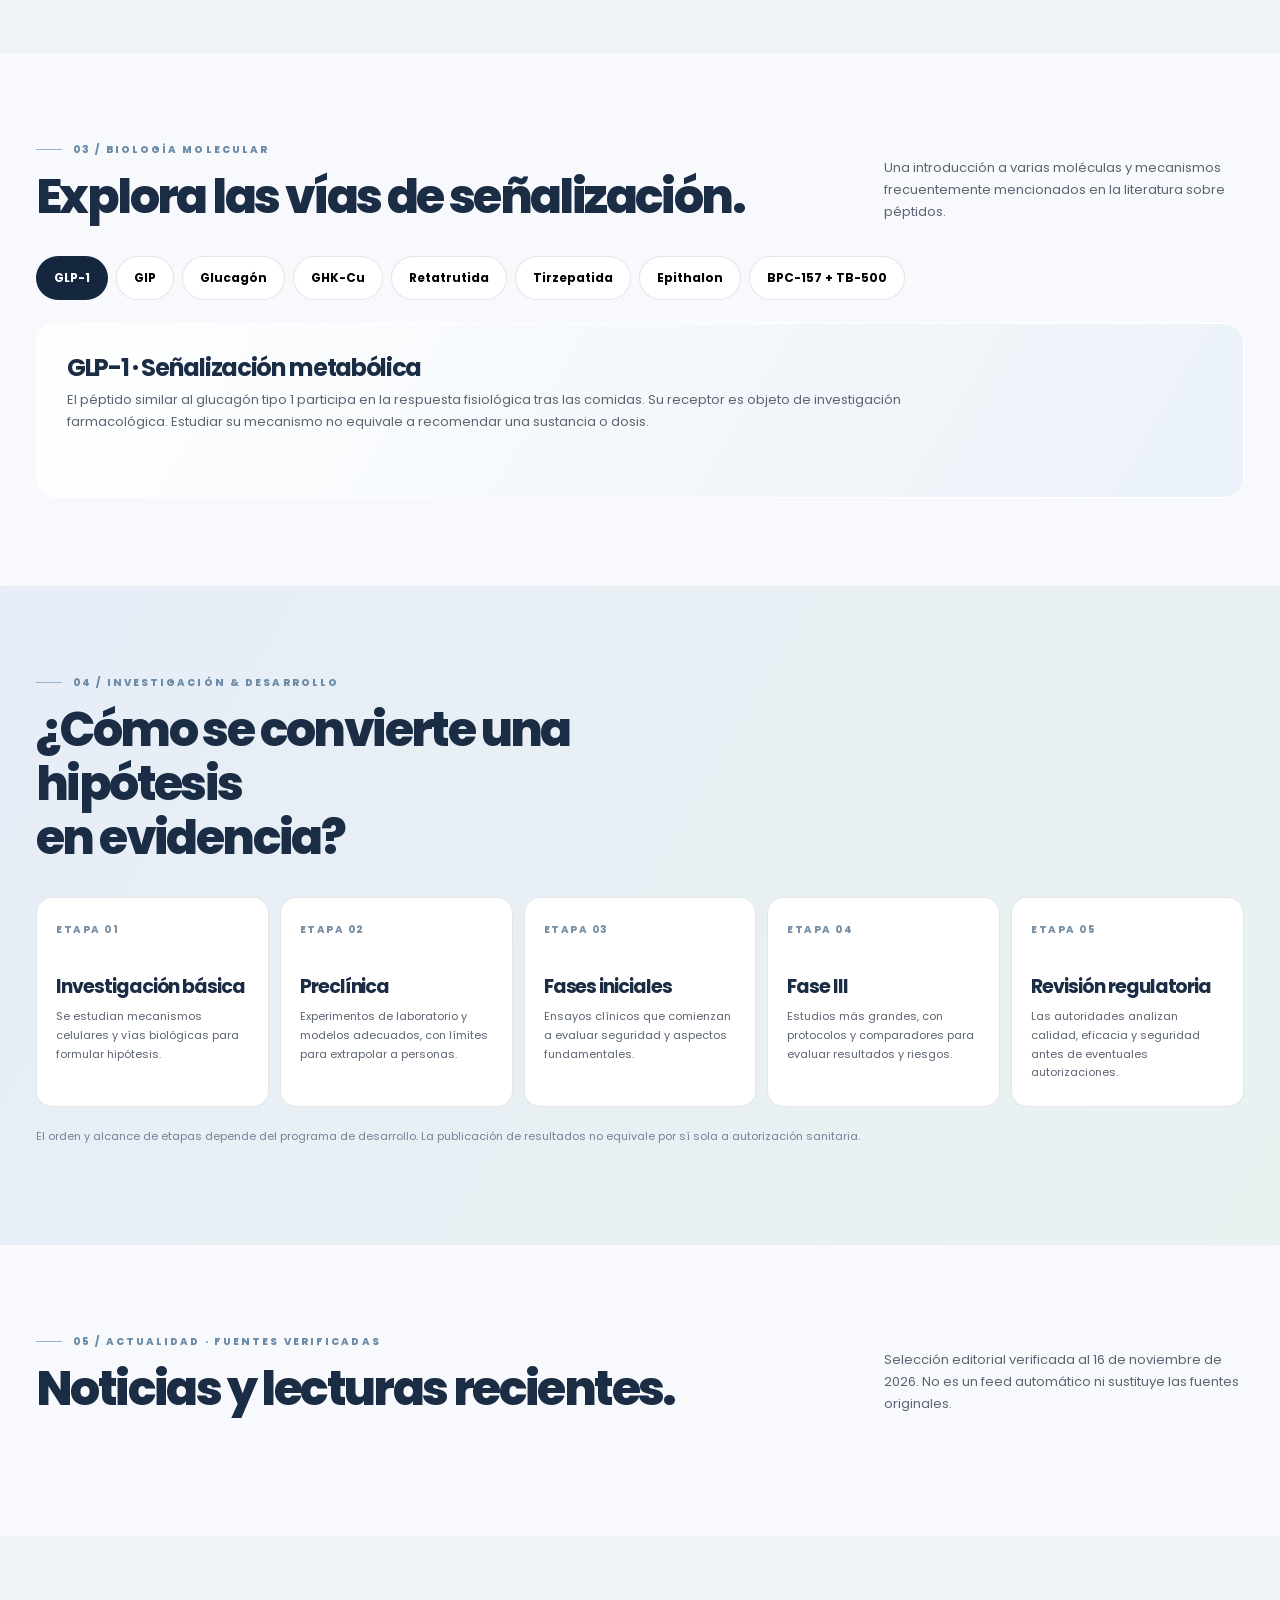
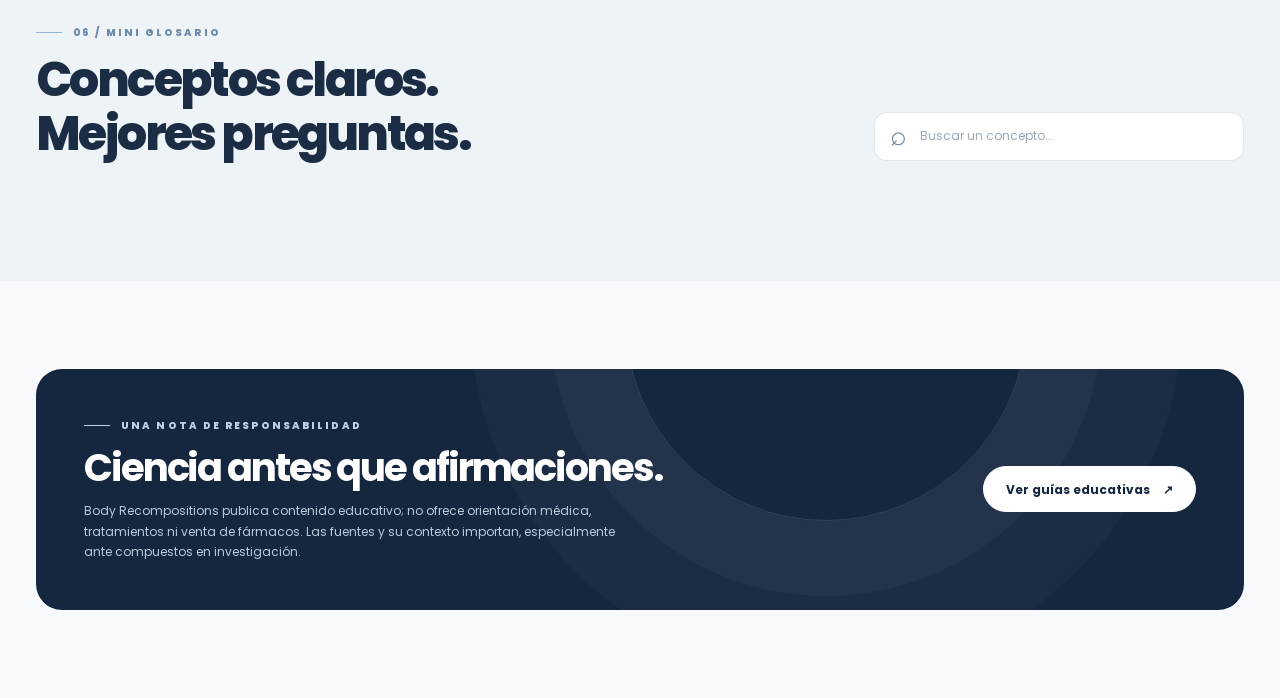
<file: informacion.html>
<!doctype html><html lang="es-CL"><head><meta charset="utf-8"><meta name="viewport" content="width=device-width, initial-scale=1"><meta name="color-scheme" content="light"><meta name="theme-color" content="#15263F"><meta name="description" content="Historia de los péptidos, mecanismos GLP-1, GIP, glucagón, investigación, noticias verificadas y glosario."><meta name="robots" content="index,follow"><meta property="og:type" content="website"><meta property="og:site_name" content="Body Recompositions"><meta property="og:title" content="Información científica | Body Recompositions"><meta property="og:description" content="Historia de los péptidos, mecanismos GLP-1, GIP, glucagón, investigación, noticias verificadas y glosario."><link rel="icon" href="assets/img/favicon.svg" type="image/svg+xml"><link rel="preconnect" href="https://fonts.googleapis.com"><link rel="preconnect" href="https://fonts.gstatic.com" crossorigin><link rel="stylesheet" href="assets/css/styles.css"><title>Información científica | Body Recompositions · Nexus Knowledge</title><script defer src="assets/js/data.js"></script><script defer src="assets/js/app.js"></script></head><body data-page="informacion"><a class="sr-only" href="#main">Saltar al contenido</a><div id="site-header"></div><main id="main"><section class="page-hero"><div class="wrap page-hero-grid"><div><div class="eyebrow">EL CONOCIMIENTO COMO PUNTO DE PARTIDA</div><h1>Ciencia. Evidencia.<br>Perspectiva.</h1><p>Un espacio para explorar la historia y los mecanismos de los péptidos, distinguir investigación de tratamiento y conocer las publicaciones que están ampliando el debate científico.</p><div class="kicker"><span>Investigación</span><span>Desarrollo</span><span>Historia</span><span>Actualidad</span></div></div><div class="page-hero-visual"><img src="assets/img/cover-tz10.svg" alt="Portada educativa Tirzepatida"><img class="book-echo" src="assets/img/cover-rt15.svg" alt="Portada educativa Retatrutida"></div></div></section>
<section id="fundamentos" class="section wrap"><div class="info-feature"><div class="feature-image reveal"><img src="assets/img/dna.svg" alt="Ilustración abstracta de una doble hélice de ADN"></div><div class="info-text reveal"><div class="eyebrow">01 / FUNDAMENTOS</div><h2>¿Qué es un péptido?</h2><p>Un péptido es una cadena de aminoácidos unidos por enlaces peptídicos. Algunas de estas moléculas cumplen funciones de señalización biológica, pero su composición y su contexto determinan qué puede concluirse sobre su actividad.</p><p>En investigación es esencial distinguir una observación celular, un hallazgo en animales y los resultados de un ensayo clínico en personas. Ninguno puede reemplazar por sí solo una evaluación sanitaria.</p><div class="facts"><div class="fact">Estructura molecular<span>Aminoácidos unidos en secuencias</span></div><div class="fact">Señalización<span>Receptores y respuestas celulares</span></div><div class="fact">Evidencia<span>Calidad, contexto y límites</span></div></div></div></div></section>
<section id="historia" class="section" style="background:#eef3f8"><div class="wrap"><div class="section-heading"><div><div class="eyebrow">02 / HISTORIA</div><h2>Una historia que sigue<br>escribiéndose.</h2></div><p>Cuatro etapas para entender cómo evolucionó la investigación sobre hormonas, péptidos y metabolismo.</p></div><div class="timeline"><article class="reveal"><strong>PRIMERAS DÉCADAS DEL S. XX</strong><h3>La investigación de insulina</h3><p>Los avances sobre hormonas peptídicas transformaron el estudio de la regulación metabólica.</p></article><article class="reveal"><strong>DESARROLLO DE LA BIOQUÍMICA</strong><h3>Secuencia y estructura</h3><p>Los métodos de análisis permitieron caracterizar moléculas y entender sus interacciones.</p></article><article class="reveal"><strong>INVESTIGACIÓN DE INCRETINAS</strong><h3>GLP-1 y GIP</h3><p>El estudio de hormonas intestinales amplió el conocimiento sobre metabolismo y glucosa.</p></article><article class="reveal"><strong>INVESTIGACIÓN CONTEMPORÁNEA</strong><h3>Agonistas múltiples</h3><p>Los ensayos exploran nuevas combinaciones de receptores, siempre bajo evaluación científica y regulatoria.</p></article></div></div></section>
<section class="section wrap" id="mecanismos"><div class="section-heading"><div><div class="eyebrow">03 / BIOLOGÍA MOLECULAR</div><h2>Explora las vías de señalización.</h2></div><p>Una introducción a varias moléculas y mecanismos frecuentemente mencionados en la literatura sobre péptidos.</p></div><div class="tabs" role="tablist" aria-label="Mecanismos biológicos"><button type="button" class="tab" role="tab" data-tab="glp1" aria-selected="true">GLP-1</button><button type="button" class="tab" role="tab" data-tab="gip" aria-selected="false">GIP</button><button type="button" class="tab" role="tab" data-tab="glucagon" aria-selected="false">Glucagón</button><button type="button" class="tab" role="tab" data-tab="copper" aria-selected="false">GHK-Cu</button><button type="button" class="tab" role="tab" data-tab="retatrutida" aria-selected="false">Retatrutida</button><button type="button" class="tab" role="tab" data-tab="tirzepatida" aria-selected="false">Tirzepatida</button><button type="button" class="tab" role="tab" data-tab="epithalon" aria-selected="false">Epithalon</button><button type="button" class="tab" role="tab" data-tab="bpc157" aria-selected="false">BPC-157 + TB-500</button></div><div class="tab-panel" id="mechanism-panel" role="tabpanel" aria-live="polite"><h3>GLP-1 · Señalización metabólica</h3><p>El péptido similar al glucagón tipo 1 participa en la respuesta fisiológica tras las comidas. Su receptor es objeto de investigación farmacológica. Estudiar su mecanismo no equivale a recomendar una sustancia o dosis.</p></div></section>
<section class="section" id="investigacion" style="background:linear-gradient(120deg,#e7edf7,#e9f2f1)"><div class="wrap"><div class="section-heading"><div><div class="eyebrow">04 / INVESTIGACIÓN &amp; DESARROLLO</div><h2>¿Cómo se convierte una hipótesis<br>en evidencia?</h2></div></div><div class="process-grid"><article class="step"><span class="step-index">ETAPA 01</span><h3>Investigación básica</h3><p>Se estudian mecanismos celulares y vías biológicas para formular hipótesis.</p></article><article class="step"><span class="step-index">ETAPA 02</span><h3>Preclínica</h3><p>Experimentos de laboratorio y modelos adecuados, con límites para extrapolar a personas.</p></article><article class="step"><span class="step-index">ETAPA 03</span><h3>Fases iniciales</h3><p>Ensayos clínicos que comienzan a evaluar seguridad y aspectos fundamentales.</p></article><article class="step"><span class="step-index">ETAPA 04</span><h3>Fase III</h3><p>Estudios más grandes, con protocolos y comparadores para evaluar resultados y riesgos.</p></article><article class="step"><span class="step-index">ETAPA 05</span><h3>Revisión regulatoria</h3><p>Las autoridades analizan calidad, eficacia y seguridad antes de eventuales autorizaciones.</p></article></div><p class="fine" style="margin-top:20px">El orden y alcance de etapas depende del programa de desarrollo. La publicación de resultados no equivale por sí sola a autorización sanitaria.</p></div></section>
<section id="actualidad" class="section wrap"><div class="section-heading"><div><div class="eyebrow">05 / ACTUALIDAD · FUENTES VERIFICADAS</div><h2>Noticias y lecturas recientes.</h2></div><p>Selección editorial verificada al 16 de noviembre de 2026. No es un feed automático ni sustituye las fuentes originales.</p></div><div id="news-list" class="news-grid"></div></section>
<section id="glosario" class="section" style="background:#eef3f8"><div class="wrap"><div class="section-heading"><div><div class="eyebrow">06 / MINI GLOSARIO</div><h2>Conceptos claros.<br>Mejores preguntas.</h2></div><div class="search-box"><label for="glossary-search" class="sr-only">Buscar término</label><input class="field" type="search" id="glossary-search" placeholder="Buscar un concepto..." aria-label="Buscar en glosario"></div></div><div id="glossary-list" class="glossary-grid"></div></div></section>
<section class="section wrap"><div class="dark-banner"><div><div class="eyebrow light">UNA NOTA DE RESPONSABILIDAD</div><h2>Ciencia antes que afirmaciones.</h2><p>Body Recompositions publica contenido educativo; no ofrece orientación médica, tratamientos ni venta de fármacos. Las fuentes y su contexto importan, especialmente ante compuestos en investigación.</p></div><a class="btn" href="ebooks.html">Ver guías educativas <span aria-hidden="true">↗</span></a></div></section></main><div id="site-footer"></div></body></html>
</file>
<file: assets/css/styles.css>
@import url('https://fonts.googleapis.com/css2?family=Poppins:wght@400;500;600;700;800&display=swap');
:root{--navy:#15263F;--navy2:#213956;--slate:#5B6472;--pearl:#D9DDE3;--sky:#C9DBEF;--lilac:#DCD4EB;--nude:#EEDFD9;--mint:#CFE2DA;--paper:#f7f9fc;--white:#fff;--ink:#1B2D45;--muted:#748398;--line:rgba(31,57,83,.12);--shadow:0 20px 60px rgba(30,57,86,.07);--pill:999px;--max:1220px}
*{box-sizing:border-box}html{scroll-behavior:smooth}body{margin:0;padding-top:83px;background:var(--paper);color:var(--ink);font:14px/1.7 Poppins,'Avenir Next','Segoe UI',sans-serif;-webkit-font-smoothing:antialiased}body.lock-scroll{overflow:hidden}button,input,select,textarea{font:inherit}button{cursor:pointer}a{color:inherit;text-decoration:none}button:focus-visible,a:focus-visible,input:focus-visible,select:focus-visible,textarea:focus-visible{outline:3px solid #5f98cc;outline-offset:3px}img{display:block;max-width:100%}h1,h2,h3,h4,p{margin-top:0}h1,h2,h3,h4{letter-spacing:-.055em;line-height:1.14}p{color:var(--slate)}.wrap{width:min(var(--max),calc(100% - 72px));margin-inline:auto}.eyebrow{font-size:10px;font-weight:800;letter-spacing:.21em;text-transform:uppercase;color:#6b8ba8;display:flex;align-items:center;gap:11px}.eyebrow:before{content:'';width:26px;height:1px;background:#91b5d3}.eyebrow.light{color:#bdd2e3}.eyebrow.light:before{background:#bdd2e3}.section{padding:88px 0}.section-heading{display:flex;align-items:end;justify-content:space-between;gap:36px;margin-bottom:32px}.section-heading h2{font-size:clamp(30px,3.7vw,50px);font-weight:750;margin:12px 0 0;max-width:740px}.section-heading>p{font-size:13px;max-width:360px;margin:0}.section-heading .btn{white-space:nowrap}.muted{color:var(--muted)}.small{font-size:12px}.fine{font-size:11px;color:var(--muted)}.label{font-weight:700;color:var(--navy)}
.btn{border:1px solid rgba(28,58,86,.22);background:rgba(255,255,255,.52);color:var(--navy);border-radius:var(--pill);padding:13px 22px;min-height:46px;display:inline-flex;align-items:center;justify-content:center;gap:13px;font-size:12px;font-weight:700;line-height:1.25;transition:transform .25s,box-shadow .25s,background .25s,border-color .25s;backdrop-filter:blur(15px);white-space:nowrap}.btn:hover{transform:translateY(-2px);background:#fff;box-shadow:0 10px 30px rgba(24,47,78,.10)}.btn-primary{background:var(--navy);color:#fff;border-color:var(--navy)}.btn-primary:hover{background:#304b6d;color:#fff}.btn-soft{background:rgba(255,255,255,.25);border-color:rgba(255,255,255,.48)}.btn svg,.icon-btn svg{width:17px;height:17px;stroke:currentColor;fill:none;stroke-width:1.8;stroke-linecap:round;stroke-linejoin:round}.btn:disabled{opacity:.45;cursor:not-allowed;transform:none;box-shadow:none}.btn-block{width:100%}.text-link{font-weight:700;color:#416b8b;font-size:12px;display:inline-flex;gap:9px;align-items:center}.text-link:hover{text-decoration:underline}.icon-btn{display:inline-grid;place-items:center;border-radius:50%;width:44px;height:44px;border:1px solid var(--line);background:rgba(255,255,255,.65);color:var(--navy);transition:background .2s,transform .2s;flex:none}.icon-btn:hover{background:#fff;transform:translateY(-1px)}.icon-btn:disabled{opacity:.45}.sr-only{position:absolute;width:1px;height:1px;padding:0;margin:-1px;overflow:hidden;clip:rect(0,0,0,0);white-space:nowrap;border:0}
.topbar{min-height:32px;background:#e1b219;color:#15263F;display:flex;align-items:center;justify-content:center;text-align:center;padding:6px 16px;font-size:9px;font-weight:650;letter-spacing:.17em;text-transform:uppercase;overflow:hidden;position:relative;transition:transform .3s ease}
.topbar.hidden{transform:translateY(-101%)}.topbar-track{display:flex;gap:22px;align-items:center;white-space:nowrap;will-change:transform;animation:topbar-marquee 16s linear infinite}.topbar-track:hover{animation-play-state:paused}.topbar-item{display:inline-flex;align-items:center;gap:8px;flex-shrink:0}.topbar-item svg{width:12px;height:12px;flex:none;display:block}.topbar-sep{opacity:.55;flex-shrink:0}@keyframes topbar-marquee{from{transform:translateX(0)}to{transform:translateX(-50%)}}
.site-header{height:83px;position:fixed;top:0;z-index:40;width:100%;border-bottom:1px solid var(--line);background:rgba(250,252,255,.88);backdrop-filter:blur(20px)}.header-inner{height:100%;display:flex;align-items:center;gap:32px;justify-content:space-between}.brand-logo{display:block;width:230px;height:auto;object-fit:contain;filter:drop-shadow(0 1px 0 rgba(255,255,255,.7))}.site-nav{display:flex;align-items:center;gap:33px;flex:1;justify-content:center}.site-nav a{position:relative;font-size:13px;font-weight:650;color:#364b63;transition:color .2s;text-transform:uppercase}.site-nav a:hover,.site-nav a[aria-current="page"]{color:#0f3f77}.site-nav a[aria-current="page"]:after{content:'';position:absolute;height:2px;width:100%;left:0;bottom:-10px;border-radius:2px;background:#7aaed0}.header-actions{display:flex;align-items:center;gap:9px}.header-actions .btn{padding:11px 17px;font-size:11px;min-height:41px}.cart-trigger{position:relative}.cart-count{position:absolute;top:-5px;right:-5px;min-width:18px;height:18px;padding:0 4px;border-radius:20px;background:var(--navy);color:white;display:grid;place-items:center;font-size:10px;font-weight:700}.mobile-menu-toggle{display:none}.mobile-nav{display:none}.mobile-nav.open{display:flex}.mobile-nav a{padding:13px 18px;border-bottom:1px solid var(--line);font-size:14px;font-weight:600}.announcement-note{display:flex;align-items:center;gap:8px;font-size:11px;color:#6a869e}
.hero{position:relative;isolation:isolate;overflow:hidden;min-height:560px;background:radial-gradient(circle at 80% 4%,#e8f3fb 0,transparent 42%),radial-gradient(circle at 3% 89%,#f2eafa 0,transparent 33%),linear-gradient(115deg,#f8faff 0%,#edf5f8 100%);border-radius:0 0 36px 36px}.hero:before{content:'';z-index:-1;position:absolute;width:760px;height:760px;border:1px solid rgba(90,137,178,.09);border-radius:50%;right:-300px;top:-430px;box-shadow:0 0 0 95px rgba(201,224,238,.13),0 0 0 200px rgba(230,223,244,.11)}.hero-grid{display:grid;grid-template-columns:1.05fr .95fr;min-height:560px;gap:40px;align-items:center;padding:44px 0 68px}.hero h1{font-size:clamp(45px,5vw,76px);font-weight:750;line-height:1.085;margin:21px 0;max-width:700px}.hero h1 span{color:var(--navy)}.hero p{font-size:14px;max-width:520px;line-height:1.85}.hero .buttons{display:flex;gap:11px;flex-wrap:wrap;margin-top:29px}.micro-list{display:flex;flex-wrap:wrap;align-items:center;gap:11px;margin-top:34px;color:#718599;font-size:11px;font-weight:600}.micro-list i{height:5px;width:5px;background:#85bdb2;border-radius:100%}.hero-visual{position:relative;min-height:440px;display:grid;place-items:center}.science-orbit{position:absolute;width:440px;height:440px;border:1px solid rgba(94,144,184,.22);border-radius:50%;transform:rotate(-19deg);animation:orbit-drift 18s ease-in-out infinite}.science-orbit:after{content:'';position:absolute;right:30px;top:42px;width:12px;height:12px;border-radius:50%;background:#afd5e9;box-shadow:0 0 0 8px #d8e7f46a}.science-orbit:before{content:'';position:absolute;inset:40px;border-radius:50%;border:1px dashed rgba(91,137,174,.18)}.hero-dna{position:absolute;right:-80px;top:-55px;height:520px;width:auto;opacity:.42;z-index:0;pointer-events:none}.hero-book-stack{position:relative;width:425px;height:365px;z-index:2}.hero-book{position:absolute;width:235px;height:324px;left:98px;top:12px;filter:drop-shadow(0 25px 19px rgba(30,58,81,.14));border-radius:9px 15px 15px 9px;transform:rotate(-7deg);transition:transform .45s}.hero-book img{height:100%;width:100%;object-fit:cover;border-radius:inherit}.hero-book:nth-child(2){transform:rotate(16deg) scale(.94);left:191px;top:28px;z-index:-1}.hero-book:nth-child(3){transform:rotate(-20deg) scale(.90);left:8px;top:37px;z-index:-2}.hero-visual:hover .hero-book:nth-child(1){transform:rotate(-4deg) translateY(-12px)}.hero-visual:hover .hero-book:nth-child(2){transform:rotate(21deg) translateX(12px)}.hero-visual:hover .hero-book:nth-child(3){transform:rotate(-23deg) translateX(-10px)}.hero-caption{position:absolute;bottom:3px;right:20px;display:flex;gap:12px;align-items:center;letter-spacing:.12em;font-size:9px;font-weight:750;color:#6088a7;text-transform:uppercase}.hero-caption:before{content:'';width:36px;height:1px;background:#9bb8cb}
.trust-shell{position:relative;z-index:4;margin-top:-29px}.trust-viewport{background:var(--navy);border-radius:22px;overflow:hidden;box-shadow:var(--shadow);border:1px solid rgba(255,255,255,.06)}.trust-track{display:flex;flex-wrap:nowrap;width:max-content;animation:trust-marquee 34s linear infinite}.trust-track:hover{animation-play-state:paused}.trust-group{display:flex;flex:none;flex-wrap:nowrap}.trust-item{min-height:70px;flex:none;display:inline-grid;grid-template-columns:auto auto;grid-template-rows:auto auto;column-gap:12px;align-items:center;justify-items:start;text-align:left;white-space:nowrap;padding:13px 26px;font-size:10px;line-height:1.35;font-weight:650;color:#fff;border-right:1px solid rgba(255,255,255,.14)}.trust-item strong{grid-column:2;grid-row:1;align-self:end;color:#fff;font-weight:700}.trust-item svg{grid-column:1;grid-row:1 / span 2;width:22px;height:22px;stroke:#cfe0ef;fill:none;stroke-width:1.7;stroke-linecap:round;stroke-linejoin:round}.trust-item small{grid-column:2;grid-row:2;align-self:start;font-size:9px;color:#c7d9e8;font-weight:400}@keyframes trust-marquee{from{transform:translateX(0)}to{transform:translateX(-50%)}}
.magazine{padding:93px 0 67px}.mag-grid{display:grid;grid-template-columns:1.1fr 1fr 1fr;gap:17px}.mag-card{position:relative;overflow:hidden;border-radius:21px;min-height:277px;padding:26px;display:flex;flex-direction:column;align-items:flex-start;justify-content:space-between;border:1px solid rgba(255,255,255,.55);transition:transform .25s,box-shadow .25s}.mag-card:hover{transform:translateY(-5px);box-shadow:var(--shadow)}.mag-card:after{content:'';position:absolute;width:260px;height:260px;border:1px solid rgba(255,255,255,.4);border-radius:50%;right:-110px;top:-140px;box-shadow:0 0 0 38px rgba(255,255,255,.11),0 0 0 83px rgba(255,255,255,.08)}.mag-card h3{font-size:26px;line-height:1.21;max-width:280px;margin:0 0 9px}.mag-card p{font-size:11px;margin:0;max-width:280px}.mag-card .arrow{font-size:20px;z-index:1}.mag-card .eyeline{font-size:10px;letter-spacing:.14em;color:#57728b;font-weight:700}.tone-lilac{background:var(--lilac)}.tone-blue{background:var(--sky)}.tone-mint{background:var(--mint)}.tone-nude{background:var(--nude)}.tone-pearl{background:var(--pearl)}.tone-ice{background:#e3eff8}
.feature-panel{background:linear-gradient(115deg,#dce8f7 0%,#e1edf3 55%,#e9f6ee 100%);border-radius:29px;padding:58px;overflow:hidden;position:relative}.feature-panel:after{content:'';position:absolute;width:430px;height:430px;border-radius:50%;border:1px solid rgba(255,255,255,.5);right:-150px;top:-190px;box-shadow:0 0 0 55px #fff2,0 0 0 130px #fff2}.feature-panel h2{font-size:clamp(32px,3.6vw,50px);max-width:630px;margin:15px 0}.feature-panel p{max-width:575px;font-size:13px;line-height:1.8}.feature-cards{display:grid;grid-template-columns:repeat(3,1fr);gap:14px;margin-top:33px;position:relative;z-index:1}.feature-card{background:rgba(255,255,255,.57);backdrop-filter:blur(18px);border:1px solid rgba(255,255,255,.76);border-radius:15px;padding:23px;min-height:155px}.feature-card small{font-size:10px;letter-spacing:.14em;color:#647f9d;font-weight:800}.feature-card h3{font-size:17px;margin:20px 0 7px}.feature-card p{font-size:11px;margin:0}
.library-grid{display:grid;grid-template-columns:repeat(3,minmax(0,1fr));gap:20px}.ebook-card{min-width:0;background:#fff;border:1px solid rgba(31,57,83,.09);border-radius:21px;overflow:hidden;box-shadow:0 4px 25px rgba(31,57,83,.035);transition:transform .3s,box-shadow .3s}.ebook-card:hover{transform:translateY(-5px);box-shadow:0 20px 35px rgba(35,67,97,.095)}.book-visual{height:267px;display:grid;place-items:center;position:relative;overflow:hidden}.book-visual:before{content:'';position:absolute;width:370px;height:370px;border:1px solid rgba(255,255,255,.53);border-radius:50%;right:-160px;top:-165px;box-shadow:0 0 0 40px rgba(255,255,255,.13)}.book-visual img{height:216px;width:auto;aspect-ratio:600/820;border-radius:5px 9px 9px 5px;box-shadow:14px 19px 28px rgba(36,54,83,.17);transform:rotate(-7deg);transition:transform .3s;position:relative}.ebook-card:hover .book-visual img{transform:rotate(-4deg) translateY(-8px)}.ebook-body{padding:23px}.ebook-code{font-size:10px;text-transform:uppercase;letter-spacing:.16em;font-weight:800;color:#708fac}.ebook-card h3{font-size:21px;margin:8px 0 6px;line-height:1.22}.ebook-card h3 span{font-weight:400;color:#8191a2;font-size:15px}.ebook-card p{font-size:11px;min-height:42px;line-height:1.6;margin:0 0 17px}.ebook-meta{display:flex;flex-wrap:wrap;align-items:center;gap:7px;margin-bottom:17px}.tiny-pill{font-size:9px;border:1px solid var(--line);color:#657e94;padding:5px 9px;border-radius:var(--pill);font-weight:600}.ebook-actions{border-top:1px solid var(--line);padding-top:16px;display:flex;gap:8px;justify-content:space-between;align-items:center}.price{font-size:12px;font-weight:750;color:var(--navy)}.price.pending{color:#7c8c9b;font-size:10px;font-weight:600}.ebook-actions .btn{padding:10px 14px;min-height:37px;font-size:10px}.card-secondary{margin-top:12px;font-size:11px;display:inline-block;text-decoration:underline;text-underline-offset:4px;color:#587b9e;background:none;border:0;padding:0}.collection-note{font-size:11px;margin-top:19px;color:#8794a3}.chips{display:flex;flex-wrap:wrap;gap:9px}.chip{border-radius:var(--pill);border:1px solid var(--line);background:rgba(255,255,255,.7);padding:11px 16px;font-weight:700;font-size:11px;color:var(--navy);transition:background .2s,color .2s}.chip.active,.chip[aria-pressed="true"]{background:var(--navy);color:#fff}.catalog-tools{display:flex;justify-content:space-between;gap:20px;align-items:center;margin:26px 0 24px}.field,.select{border:1px solid var(--line);background:#fff;color:var(--navy);padding:13px 17px;border-radius:13px;min-height:47px;width:100%;font-size:12px}.field::placeholder{color:#9ca8b5}.select{max-width:200px}.search-box{display:flex;align-items:center;gap:8px;min-width:250px;max-width:370px;width:100%;position:relative}.search-box:before{content:'⌕';position:absolute;font-size:28px;color:#6b849d;left:16px;line-height:1}.search-box input{padding-left:45px}.empty-results{text-align:center;border-radius:20px;background:#fff;padding:60px;border:1px solid var(--line);grid-column:1/-1}
.page-hero{padding:78px 0 68px;position:relative;overflow:hidden;background:linear-gradient(105deg,#edf3fb,#edf6f6 69%,#eceaf7);border-radius:0 0 30px 30px}.page-hero:after{content:'';position:absolute;width:540px;height:540px;border:1px solid #a7c0d344;border-radius:50%;right:-150px;top:-330px;box-shadow:0 0 0 65px #a7c0d316,0 0 0 150px #c6d4e622}.page-hero-grid{display:grid;grid-template-columns:1.25fr .75fr;align-items:center;gap:35px;position:relative;z-index:1}.page-hero h1{font-size:clamp(40px,5vw,66px);margin:15px 0 17px;max-width:720px}.page-hero p{max-width:610px;font-size:14px}.page-hero-visual{display:flex;align-items:center;justify-content:center;min-height:230px}.page-hero-visual img{height:225px;transform:rotate(10deg);filter:drop-shadow(19px 25px 13px #223b5728);border-radius:8px}.page-hero-visual .book-echo{height:210px;transform:rotate(-13deg) translateX(28px);margin-left:-50px;z-index:-1}.kicker{display:flex;gap:9px;flex-wrap:wrap;margin-top:20px}.kicker span{font-size:11px;color:#6c8297;background:#fff9;border:1px solid #fff;border-radius:100px;padding:7px 13px}
.info-feature{display:grid;grid-template-columns:1fr 1fr;gap:24px;align-items:stretch}.info-feature .feature-image{background:linear-gradient(140deg,#dcebf6,#e5e1f2);border-radius:24px;display:grid;place-items:center;overflow:hidden;min-height:320px}.info-feature .feature-image img{height:300px;opacity:.8;filter:drop-shadow(0 15px 30px #597c9b35)}.info-feature .info-text{padding:28px 8px 24px 32px}.info-feature h2{font-size:35px;margin:17px 0}.info-feature p{line-height:1.8;font-size:13px}.facts{display:grid;grid-template-columns:repeat(3,1fr);gap:13px;margin-top:22px}.fact{background:white;border-radius:12px;padding:15px;font-size:11px;font-weight:700;border:1px solid var(--line)}.fact span{display:block;font-weight:400;color:#8090a0;font-size:10px;margin-top:5px}.process-grid{display:grid;grid-template-columns:repeat(5,minmax(0,1fr));gap:11px}.step{border:1px solid var(--line);background:#fff;border-radius:16px;padding:19px;min-height:210px}.step .step-index{font-size:10px;letter-spacing:.15em;color:#7992a7;font-weight:800}.step h3{margin:35px 0 10px;font-size:19px}.step p{font-size:11px;margin:0}.timeline{display:grid;grid-template-columns:repeat(4,1fr);gap:14px}.timeline article{border-top:1px solid #b5cada;padding:21px 14px 14px 0}.timeline strong{font-size:11px;color:#7192b0;letter-spacing:.12em}.timeline h3{font-size:20px;margin:12px 0}.timeline p{font-size:11px}.news-grid{display:grid;grid-template-columns:repeat(2,1fr);gap:17px}.news-card{background:#fff;border:1px solid var(--line);border-radius:19px;padding:26px;display:flex;flex-direction:column;gap:12px;min-height:250px;transition:transform .2s}.news-card:hover{transform:translateY(-3px)}.news-card .date-line{font-size:10px;font-weight:800;letter-spacing:.12em;color:#6688a7}.news-card h3{font-size:22px;margin:0}.news-card p{font-size:12px;margin:0}.news-card .text-link{margin-top:auto}.news-card .text-link svg{width:9px;height:9px;flex:none}.tabs{display:flex;flex-wrap:wrap;gap:8px;margin-bottom:23px}.tab{padding:11px 17px;border-radius:50px;background:#fff;border:1px solid var(--line);font-size:12px;font-weight:700}.tab[aria-selected="true"]{background:var(--navy);color:white}.tab-panel{border-radius:20px;background:linear-gradient(120deg,#fff,#eaf1f8);padding:30px;min-height:175px;border:1px solid #fff}.tab-panel h3{font-size:24px;margin:0 0 8px}.tab-panel p{font-size:13px;max-width:850px;margin:0}.glossary-grid{display:grid;grid-template-columns:repeat(3,1fr);gap:12px}.glossary-item{background:#fff;border:1px solid var(--line);border-radius:14px;padding:19px}.glossary-item h3{font-size:17px;margin:0 0 8px}.glossary-item p{font-size:11px;margin:0}
.community-lead{display:grid;grid-template-columns:1fr 1fr;gap:32px;align-items:center}.community-illustration{min-height:355px;background:radial-gradient(circle at 50% 45%,#f7fcff,#dbe9f4);border-radius:25px;position:relative;overflow:hidden;display:grid;place-items:center}.community-illustration .circle{border-radius:50%;width:270px;height:270px;border:1px solid #abc9db;box-shadow:0 0 0 40px #c2dbeb3d,0 0 0 86px #d6e5f16e;display:grid;place-items:center;animation:float 7s ease-in-out infinite}.community-illustration .circle span{font-size:90px;color:#91b0c9;font-weight:750;letter-spacing:-.1em}.community-lead h2{font-size:clamp(35px,4vw,53px);margin:14px 0 17px}.community-lead p{font-size:13px;line-height:1.8}.community-benefits{display:grid;grid-template-columns:repeat(3,1fr);gap:17px;margin-top:31px}.community-benefits article{background:#fff;border:1px solid var(--line);border-radius:17px;padding:22px}.community-benefits h3{font-size:19px;margin:13px 0 9px}.community-benefits p{font-size:12px;margin:0}.community-form{background:var(--navy);color:#fff;padding:45px;border-radius:26px;display:grid;grid-template-columns:1fr 1.03fr;gap:38px}.community-form h2{font-size:32px;margin:14px 0}.community-form p{color:#bdcfe0;font-size:12px}.community-form label{font-size:12px;font-weight:700;color:#fff;display:block;margin:0 0 7px}.community-form .field{margin-bottom:15px}.community-form textarea{min-height:94px;resize:vertical}.community-form .check-line label{font-size:11px;font-weight:400;color:#dbe8f3}.community-form .check-line input{accent-color:#a8cce8}.community-form .btn{margin-top:15px}.faq-grid{display:grid;grid-template-columns:1fr 1fr;gap:14px}.faq-grid details{border:1px solid var(--line);background:#fff;border-radius:15px;padding:18px 21px;align-self:start}.faq-grid summary{cursor:pointer;font-size:13px;font-weight:700;color:var(--navy)}.faq-grid details p{font-size:12px;margin:12px 0 0}
.dark-banner{position:relative;overflow:hidden;background:var(--navy);color:white;border-radius:26px;padding:48px;display:flex;align-items:center;gap:45px;justify-content:space-between}.dark-banner:before{content:'';position:absolute;border-radius:50%;width:400px;height:400px;right:18%;top:-250px;border:1px solid #ffffff20;box-shadow:0 0 0 75px #ffffff09,0 0 0 154px #ffffff07;pointer-events:none}.dark-banner>*{position:relative}.dark-banner h2{font-size:clamp(29px,3vw,41px);margin:12px 0}.dark-banner p{color:#b9cada;max-width:550px;font-size:12px;margin:0}.dark-banner .btn{color:var(--navy);background:#fff;border-color:#fff}
.site-footer{background:var(--navy);color:#fff;margin-top:85px;padding:65px 0 24px}.footer-cols{display:grid;grid-template-columns:1.5fr .75fr .75fr 1fr;gap:38px}.footer-logo{width:280px;height:auto;object-fit:contain;display:block;filter:drop-shadow(0 1px 0 rgba(255,255,255,.7));margin-bottom:15px}.site-footer p{color:#b6c8d9;font-size:11px;max-width:315px}.site-footer h4{letter-spacing:.05em;font-size:12px;margin:8px 0 18px}.site-footer a{display:block;color:#c5d6e4;font-size:12px;margin:9px 0;transition:color .2s}.site-footer a:hover{color:#fff}.footer-bottom{border-top:1px solid #ffffff22;margin-top:45px;padding-top:20px;display:flex;justify-content:space-between;gap:18px;color:#a9bed1;font-size:10px}.footer-bottom span{max-width:600px}.whatsapp-fab{position:fixed;z-index:38;right:24px;bottom:22px;width:56px;height:56px;border-radius:50%;background:#168d77;display:grid;place-items:center;color:white;box-shadow:0 12px 24px #0c69513b;transition:transform .2s}.whatsapp-fab:hover{transform:scale(1.08)}.whatsapp-fab svg{width:28px;height:28px;fill:none;stroke:currentColor;stroke-width:1.8;stroke-linecap:round;stroke-linejoin:round}
.overlay{position:fixed;inset:0;background:rgba(14,26,44,.46);backdrop-filter:blur(5px);z-index:80;opacity:0;pointer-events:none;transition:opacity .25s}.overlay.active{opacity:1;pointer-events:all}.cart-drawer{position:fixed;inset:0 0 0 auto;width:min(480px,100%);height:100dvh;background:#f9fbfe;z-index:90;transform:translateX(105%);transition:transform .32s cubic-bezier(.2,.7,.2,1);box-shadow:-25px 0 80px #15263f20;display:flex;flex-direction:column}.cart-drawer.open{transform:translateX(0)}.drawer-head{padding:23px 26px 18px;display:flex;align-items:center;justify-content:space-between;border-bottom:1px solid var(--line)}.drawer-head h2{font-size:23px;margin:0}.drawer-body{padding:22px 26px 28px;overflow-y:auto;flex:1}.cart-items{display:flex;flex-direction:column;gap:13px}.cart-item{background:#fff;border:1px solid var(--line);padding:12px;border-radius:13px;display:grid;grid-template-columns:56px 1fr;gap:13px}.cart-item img{width:56px;height:78px;object-fit:cover;border-radius:4px}.cart-item h3{font-size:14px;margin:0 0 5px}.cart-item p{margin:0;font-size:10px}.cart-controls{display:flex;align-items:center;gap:9px;margin-top:10px}.qty-btn{width:27px;height:27px;background:#f0f4f8;border:1px solid var(--line);border-radius:50%;font-size:15px}.cart-controls .remove{border:0;background:none;color:#8d6577;font-size:10px;text-decoration:underline;margin-left:auto}.drawer-total{display:flex;justify-content:space-between;gap:14px;padding:20px 0;border-bottom:1px solid var(--line);font-size:12px}.drawer-total strong{font-size:17px;color:var(--navy)}.checkout-form{margin-top:24px}.checkout-form label{display:block;font-size:11px;font-weight:700;margin:0 0 6px}.checkout-form .field{margin-bottom:14px}.check-line{display:flex;gap:10px;align-items:flex-start;margin:11px 0}.check-line input{margin-top:5px;flex:none;accent-color:var(--navy)}.check-line label{margin:0;font-size:10px;font-weight:400;color:#6b7c8e}.cart-empty{text-align:center;padding:60px 20px}.cart-empty h3{font-size:22px}.cart-empty p{font-size:12px}.checkout-note{font-size:10px;color:#7a899b;margin-top:11px;line-height:1.6}.detail-modal{position:fixed;top:50%;left:50%;transform:translate(-50%,-47%) scale(.97);width:min(850px,calc(100% - 30px));max-height:min(92dvh,930px);z-index:91;background:#fff;border-radius:24px;box-shadow:0 35px 100px #13263f33;overflow-y:auto;opacity:0;pointer-events:none;transition:opacity .2s,transform .2s}.detail-modal.open{opacity:1;pointer-events:all;transform:translate(-50%,-50%) scale(1)}.detail-close{position:absolute;right:17px;top:17px;z-index:2}.detail-grid{display:grid;grid-template-columns:.74fr 1.26fr;min-height:500px}.detail-cover{display:grid;place-items:center;padding:45px;background:linear-gradient(150deg,#deedf9,#f3eafa)}.detail-cover img{width:230px;max-width:95%;border-radius:7px;box-shadow:15px 22px 25px #29436130}.detail-content{padding:52px 41px 40px}.detail-content h2{font-size:36px;margin:12px 0 7px}.detail-content h2 small{font-size:15px;font-weight:400;color:#7a8da0}.detail-content p{font-size:12px}.detail-content ul{padding-left:17px;color:#506277;font-size:12px}.detail-content li{margin:6px 0}.detail-actions{display:flex;flex-wrap:wrap;gap:10px;margin-top:22px}.detail-sources a{font-size:11px;display:block;color:#356e9b;text-decoration:underline;word-break:break-all;margin-top:7px}.toast{position:fixed;z-index:110;left:50%;bottom:35px;transform:translateX(-50%) translateY(30px);background:var(--navy);color:#fff;padding:12px 20px;border-radius:100px;box-shadow:0 12px 34px #0f2c4a35;opacity:0;pointer-events:none;transition:all .25s;font-size:12px;text-align:center;max-width:calc(100% - 40px)}.toast.active{opacity:1;transform:translateX(-50%) translateY(0)}
.reveal{opacity:0;transform:translateY(22px);transition:opacity .7s,transform .7s}.reveal.is-visible{opacity:1;transform:none}@keyframes float{50%{transform:translateY(-12px)}}@keyframes orbit-drift{50%{transform:rotate(-12deg) translateY(-11px)}}
@media(max-width:1050px){.header-inner{gap:17px}.brand-logo{width:175px}.site-nav{gap:20px}.header-actions>.btn{display:none}.hero h1{font-size:55px}.hero-book-stack{transform:scale(.84)}.trust-item{font-size:9px}.footer-cols{gap:25px}.library-grid{gap:13px}}
@media(max-width:800px){.wrap{width:min(100% - 36px,660px)}.topbar{font-size:8px;letter-spacing:.08em}.site-header{height:70px}.brand-logo{width:174px}.site-nav{display:none}.mobile-menu-toggle{display:grid}.mobile-nav{position:absolute;top:70px;left:0;right:0;background:#f9fbfe;box-shadow:0 19px 33px #0d253315;border-bottom:1px solid var(--line);flex-direction:column;padding:10px 18px 20px}.hero-grid{grid-template-columns:1fr;gap:0;padding:55px 0 50px}.hero h1{font-size:clamp(42px,8vw,61px)}.hero-visual{min-height:350px}.hero-book-stack{transform:scale(.82)}.science-orbit{width:390px;height:390px}.hero-dna{right:5%;top:-45px;height:400px}.hero-caption{right:15%}.trust-item{min-height:64px;padding:11px 18px}.trust-item strong{font-size:9px}.mag-grid,.library-grid,.feature-cards{grid-template-columns:repeat(2,minmax(0,1fr))}.mag-card:first-child{grid-column:span 2}.feature-cards .feature-card:last-child{grid-column:span 2}.section{padding:65px 0}.magazine{padding:65px 0}.feature-panel{padding:32px}.section-heading{align-items:start;flex-direction:column;gap:16px}.page-hero{padding:58px 0}.page-hero-grid{grid-template-columns:1fr .55fr}.page-hero-visual img{height:160px}.page-hero-visual .book-echo{height:150px}.info-feature,.community-lead{grid-template-columns:1fr}.info-feature .info-text{padding:15px 0}.process-grid{grid-template-columns:repeat(3,1fr)}.timeline{grid-template-columns:repeat(2,1fr)}.glossary-grid{grid-template-columns:repeat(2,1fr)}.footer-cols{grid-template-columns:repeat(2,1fr)}.community-form{grid-template-columns:1fr}.dark-banner{align-items:start;flex-direction:column;gap:18px}.community-illustration{min-height:295px}}
@media(max-width:550px){.wrap{width:calc(100% - 32px)}.site-header{height:66px}.mobile-nav{top:66px}.brand-logo{width:156px}.header-actions{gap:7px}.icon-btn{width:40px;height:40px}.hero{border-radius:0 0 22px 22px}.hero-grid{padding:48px 0 40px}.hero h1{font-size:clamp(40px,10vw,52px);margin:17px 0}.hero p{font-size:12px}.hero-visual{min-height:310px}.hero-book-stack{transform:scale(.72);width:410px;margin-left:-18px}.science-orbit{width:320px;height:320px}.hero-dna{height:340px;right:-15px}.hero-caption{display:none}.hero .buttons .btn{min-height:44px}.micro-list{font-size:9px;gap:6px;margin-top:21px}.trust-shell{margin-top:-15px}.trust-viewport{border-radius:16px}.trust-item{min-height:58px;padding:9px 14px;font-size:9px}.trust-item svg{width:19px;height:19px}.trust-item small{font-size:8px}.section-heading h2,.feature-panel h2{font-size:32px}.mag-grid,.library-grid,.feature-cards,.news-grid,.glossary-grid,.facts,.community-benefits,.faq-grid{grid-template-columns:1fr}.mag-card:first-child{grid-column:auto}.mag-card{min-height:235px}.mag-card h3{font-size:24px}.feature-panel{padding:26px 20px}.feature-cards .feature-card:last-child{grid-column:auto}.feature-card{min-height:140px}.library-grid{gap:14px}.ebook-card{display:grid;grid-template-columns:130px 1fr;min-height:195px}.ebook-card .book-visual{height:100%;min-height:200px}.ebook-card .book-visual img{height:145px}.ebook-body{padding:16px 13px}.ebook-card h3{font-size:17px}.ebook-card h3 span{font-size:12px}.ebook-card p{font-size:10px;min-height:unset;margin-bottom:10px}.ebook-code{font-size:8px}.ebook-meta{gap:4px;margin-bottom:10px}.tiny-pill{font-size:8px;padding:4px 7px}.ebook-actions{align-items:flex-start;flex-direction:column;gap:9px;padding-top:11px}.ebook-actions .btn{font-size:10px;min-height:32px;padding:8px 10px}.card-secondary{font-size:10px;margin-top:8px}.page-hero-grid{grid-template-columns:1fr}.page-hero{padding:49px 0 34px}.page-hero h1{font-size:40px}.page-hero-visual{min-height:160px;justify-content:flex-start;padding-left:24px}.page-hero-visual img{height:140px}.page-hero-visual .book-echo{height:137px}.catalog-tools{align-items:stretch;flex-direction:column}.search-box{max-width:none}.select{max-width:none}.process-grid{grid-template-columns:1fr 1fr}.step{min-height:185px}.step h3{font-size:16px;margin-top:25px}.timeline{grid-template-columns:1fr 1fr}.timeline h3{font-size:17px}.info-feature .feature-image{min-height:240px}.info-feature .feature-image img{height:230px}.community-form{padding:25px 20px}.community-illustration{min-height:250px}.community-illustration .circle{height:160px;width:160px}.community-illustration .circle span{font-size:55px}.community-lead h2{font-size:37px}.dark-banner{padding:30px 22px;border-radius:20px}.footer-cols{grid-template-columns:1fr 1fr;gap:26px 16px}.footer-cols>div:first-child{grid-column:span 2}.footer-bottom{flex-direction:column;margin-top:25px}.site-footer{padding-top:44px;margin-top:56px}.whatsapp-fab{width:51px;height:51px;right:17px;bottom:17px}.detail-grid{grid-template-columns:1fr}.detail-cover{padding:23px;max-height:235px}.detail-cover img{height:193px;width:auto}.detail-content{padding:30px 24px}.detail-content h2{font-size:28px}.drawer-head{padding:18px}.drawer-body{padding:17px}.cart-drawer{width:100%}.btn{padding:12px 17px}}
.hero-dna-chain{position:absolute;z-index:0;height:155%;width:auto;pointer-events:none;opacity:.18;filter:blur(.3px);transform-origin:center;will-change:transform;animation:dna-drift 26s ease-in-out infinite}.hero-dna-chain--a{--r:8deg;left:-7%;top:-26%}.hero-dna-chain--b{--r:-11deg;right:-6%;top:-18%;height:138%;opacity:.13;animation-duration:34s;animation-direction:reverse}.hero-dna-chain--b,.hero-dna-chain--a{animation-name:dna-drift}@keyframes dna-drift{0%,100%{transform:translate3d(0,-2.5%,0) rotate(var(--r,8deg))}50%{transform:translate3d(0,2.5%,0) rotate(calc(var(--r,8deg) + 3deg))}}@media(prefers-reduced-motion:reduce){.hero-dna-chain{animation:none}}@media(max-width:800px){.hero-dna-chain{height:120%}.hero-dna-chain--b{height:110%}}
.hero-dna-bg{position:absolute;inset:0;z-index:0;pointer-events:none;overflow:hidden;opacity:.55}
.hero-dna-bg .dna-gold{position:absolute;width:220px;height:auto;filter:drop-shadow(0 0 10px rgba(212,175,55,.85));opacity:.35;will-change:transform;animation:dna-gold-drift linear infinite}
.hero-dna-bg .dna-gold:nth-child(1){top:-10%;left:-8%;animation-duration:20s;animation-delay:-4s}
.hero-dna-bg .dna-gold:nth-child(2){top:15%;right:-12%;animation-duration:26s;animation-delay:-9s}
.hero-dna-bg .dna-gold:nth-child(3){bottom:-6%;left:20%;animation-duration:22s;animation-delay:-2s}
.hero-dna-bg .dna-gold:nth-child(4){top:40%;right:30%;animation-duration:30s;animation-delay:-14s}
.hero-dna-bg .dna-gold:nth-child(5){bottom:10%;right:-6%;animation-duration:24s;animation-delay:-6s}
@keyframes dna-gold-drift{0%{transform:translateX(0) translateY(0) rotate(0deg)}33%{transform:translateX(120px) translateY(40px) rotate(8deg)}66%{transform:translateX(60px) translateY(-30px) rotate(-5deg)}100%{transform:translateX(0) translateY(0) rotate(0deg)}}
.catalog-panel{background:#fff;border-radius:26px;box-shadow:var(--shadow);margin-top:34px;padding:clamp(30px,4vw,56px) clamp(22px,4vw,48px)}
@media(max-width:550px){.catalog-panel{padding:30px 20px;border-radius:18px;margin-top:24px}}
@media(prefers-reduced-motion:reduce){*,*:before,*:after{scroll-behavior:auto!important;animation:none!important;transition:none!important}.reveal{opacity:1;transform:none}}
.feature-panel--dark{background:linear-gradient(135deg,#3c4149 0%,#2e3239 62%,#272b31 100%);border:1px solid rgba(255,255,255,.07)}.feature-panel--dark:after{border-color:rgba(255,255,255,.09);box-shadow:0 0 0 55px rgba(255,255,255,.035),0 0 0 130px rgba(255,255,255,.022)}.feature-panel--dark h2{color:#fff}.feature-panel--dark .eyebrow{color:#b7c1cc}.feature-panel--dark>p{color:#c9cfd7}.feature-panel--dark .feature-card{background:rgba(255,255,255,.055);border-color:rgba(255,255,255,.10)}.feature-panel--dark .feature-card small{color:#9eb0c2}.feature-panel--dark .feature-card h3{color:#fff}.feature-panel--dark .feature-card p{color:#c3cad2}
.site-header{background:var(--navy);border-bottom:1px solid rgba(255,255,255,.08)}.site-nav a{color:#c7d9e8}.site-nav a:hover,.site-nav a[aria-current="page"]{color:#fff}.site-nav a[aria-current="page"]:after{background:#7aaed0}.header-actions .btn{background:rgba(255,255,255,.12);color:#fff;border-color:rgba(255,255,255,.3)}.header-actions .btn:hover{background:rgba(255,255,255,.2);color:#fff;border-color:rgba(255,255,255,.42)}.header-actions .icon-btn{background:rgba(255,255,255,.12);color:#fff;border-color:rgba(255,255,255,.26)}.header-actions .icon-btn:hover{background:rgba(255,255,255,.2);color:#fff}.header-actions .cart-count{background:#7aaed0;color:#fff;box-shadow:0 0 0 2px var(--navy)}.mobile-nav{background:var(--navy);border-bottom:1px solid rgba(255,255,255,.08);box-shadow:0 19px 33px rgba(0,0,0,.35)}.mobile-nav a{color:#dbe7f2;border-bottom-color:rgba(255,255,255,.1)}.mobile-nav a:hover{color:#fff}
.topbar{background:#e1b219;font-size:11px}
.site-nav a{display:inline-flex;align-items:center;gap:7px}.site-nav a svg{width:15px;height:15px;flex:none}
.mobile-nav a{display:flex;align-items:center;gap:10px}.mobile-nav a svg{width:17px;height:17px;flex:none}
@media(max-width:800px){.topbar{font-size:10px}}
.btn-experto{border:2px solid #15263F;color:#15263F;background:transparent}.btn-experto:hover{background:#15263F;color:#fff}
.hero-rating{margin-top:24px;text-align:center;color:#15263F;font-size:12px;font-weight:700;letter-spacing:.05em}
.hero-rating .stars{color:#e1b219;font-size:20px;line-height:1;margin-bottom:6px}
.card-secondary{display:block;width:100%;text-align:center;font-weight:600;text-transform:uppercase;letter-spacing:.08em;font-size:11px;margin-top:12px;padding:8px;border:1px solid var(--line);border-radius:9px;background:rgba(255,255,255,.6);color:var(--ink);transition:background .2s,color .2s,border-color .2s}.card-secondary:hover{background:#15263F;color:#fff;border-color:#15263F}
.catalog-filters{display:flex;flex-wrap:wrap;align-items:center;gap:16px;margin-bottom:24px}
.results-count{font-size:12px;font-weight:700;color:var(--slate)}
.filter-group{display:flex;gap:8px;flex-wrap:wrap}
.filter-group button{font-size:11px;font-weight:650;text-transform:uppercase;letter-spacing:.08em;padding:6px 12px;border:1px solid var(--line);background:rgba(255,255,255,.7);color:var(--slate);border-radius:var(--pill);cursor:pointer;transition:all .2s}
.filter-group button.active{background:var(--navy);color:#fff;border-color:var(--navy)}
.filter-group button:hover{background:#f0f4f8;border-color:var(--slate)}
.search-sort{display:flex;gap:10px;align-items:center;margin-left:auto}
#catalogue-search{font-size:11px;padding:6px 10px;border:1px solid var(--line);border-radius:var(--pill);background:rgba(255,255,255,.7);color:var(--ink);width:180px}
#catalogue-sort{font-size:11px;padding:6px 10px;border:1px solid var(--line);border-radius:var(--pill);background:rgba(255,255,255,.7);color:var(--ink)}
@media(max-width:800px){.search-sort{margin-left:0;width:100%;justify-content:space-between;margin-top:10px}#catalogue-search{width:auto;flex:1}}
.btn-experto{border:2px solid #15263F;color:#15263F;background:transparent}.btn-experto:hover{background:#15263F;color:#fff}
.hero-rating{margin-top:24px;text-align:center;color:#15263F;font-size:12px;font-weight:700;letter-spacing:.05em}
.hero-rating .stars{color:#e1b219;font-size:20px;line-height:1;margin-bottom:6px}
</file>
